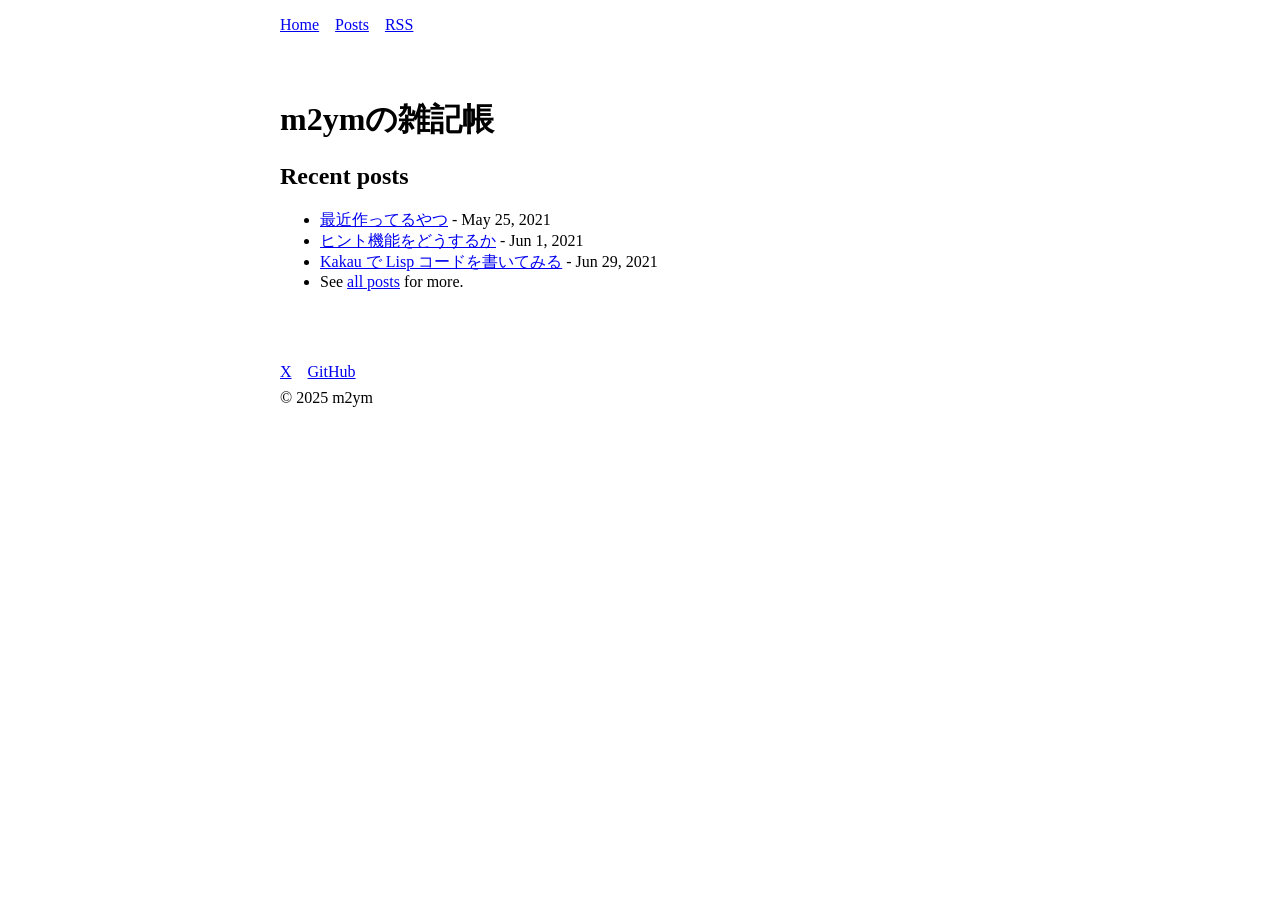
<file: index.html>
<!DOCTYPE html><html lang="ja"> <head><!-- Global Metadata --><meta charset="utf-8"><meta name="viewport" content="width=device-width,initial-scale=1"><meta name="generator" content="Astro v5.1.1"><!-- Canonical URL --><link rel="canonical" href="https://m2ym.github.com/"><!-- Primary Meta Tags --><title>m2ymの雑記帳</title><meta name="title" content="m2ymの雑記帳"><meta name="description" content="m2ym's technical notes about software development"><!-- Open Graph / Facebook --><meta property="og:type" content="website"><meta property="og:url" content="https://m2ym.github.com/"><meta property="og:title" content="m2ymの雑記帳"><meta property="og:description" content="m2ym's technical notes about software development"><!-- Twitter --><meta property="twitter:card" content="summary_large_image"><meta property="twitter:url" content="https://m2ym.github.com/"><meta property="twitter:title" content="m2ymの雑記帳"><meta property="twitter:description" content="m2ym's technical notes about software development"><style>html{font-size:16px;margin:0;padding:0}body{margin:0;padding:0}main{margin:3rem auto;width:720px}#nav>ul{padding:0;list-style:none}#nav li{margin:12px 0}#nav a{color:#666;font-size:large;text-decoration:none}#nav a:hover{color:#000}.sr-only{border:0;padding:0;margin:0;position:absolute!important;height:1px;width:1px;overflow:hidden;clip:rect(1px 1px 1px 1px);clip:rect(1px,1px,1px,1px);clip-path:inset(50%);white-space:nowrap}header[data-astro-cid-3ef6ksr2]{margin:0 auto;padding:1rem 0px;width:720px}nav[data-astro-cid-3ef6ksr2]{display:flex;gap:1rem}footer[data-astro-cid-sz7xmlte]{margin:0 auto;padding:1rem 0px;width:720px}.social-links[data-astro-cid-sz7xmlte]{display:flex;gap:1rem;padding:.5rem 0px}
[data-astro-image]{width:100%;height:auto;object-fit:var(--fit);object-position:var(--pos);aspect-ratio:var(--w) / var(--h)}[data-astro-image=responsive]{max-width:calc(var(--w) * 1px);max-height:calc(var(--h) * 1px)}[data-astro-image=fixed]{width:calc(var(--w) * 1px);height:calc(var(--h) * 1px)}
</style></head> <body> <header data-astro-cid-3ef6ksr2> <nav data-astro-cid-3ef6ksr2> <a href="/" data-astro-cid-3ef6ksr2>Home</a> <a href="/posts" data-astro-cid-3ef6ksr2>Posts</a> <a href="/rss.xml" data-astro-cid-3ef6ksr2>RSS</a> </nav> </header>  <main> <h1>m2ymの雑記帳</h1> <section> <h2>Recent posts</h2> <ul> <li> <a href="/posts/2021-05-25-what-im-working-on-now/">最近作ってるやつ</a>  -  <time datetime="2021-05-25T00:00:00.000Z"> May 25, 2021 </time> </li><li> <a href="/posts/2021-06-01-lattic-hint/">ヒント機能をどうするか</a>  -  <time datetime="2021-06-01T00:00:00.000Z"> Jun 1, 2021 </time> </li><li> <a href="/posts/2021-06-29-writing-lisp-code-in-kakau/">Kakau で Lisp コードを書いてみる</a>  -  <time datetime="2021-06-29T00:00:00.000Z"> Jun 29, 2021 </time> </li> <li>See <a href="/posts/">all posts</a> for more.</li> </ul> </section> </main> <footer data-astro-cid-sz7xmlte> <div class="social-links" data-astro-cid-sz7xmlte> <a href="https://x.com/m2ym" data-astro-cid-sz7xmlte>X</a> <a href="https://github.com/m2ym" data-astro-cid-sz7xmlte>GitHub</a> </div>
&copy; 2025 m2ym
</footer>  </body></html>
</file>
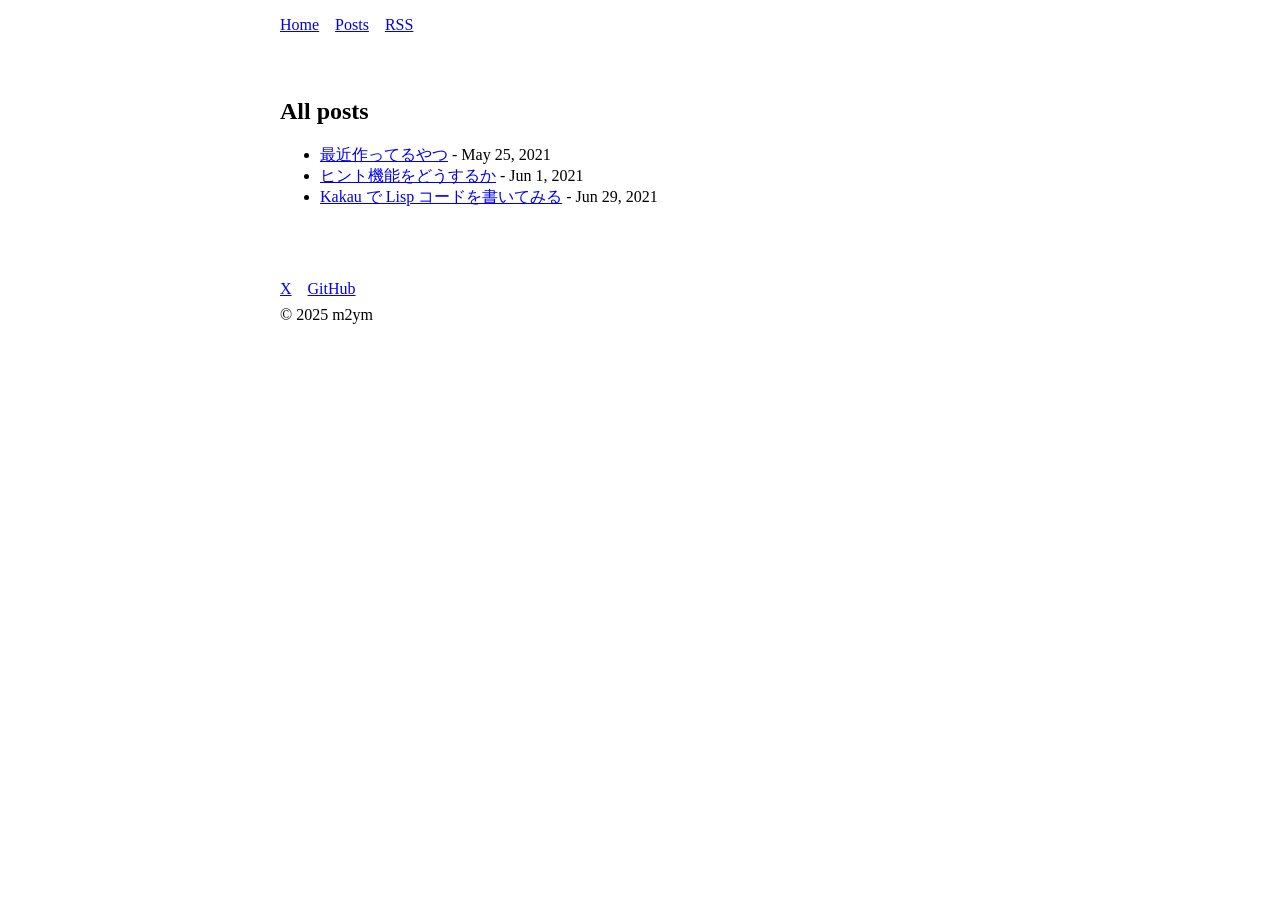
<file: posts/index.html>
<!DOCTYPE html><html lang="ja"> <head><!-- Global Metadata --><meta charset="utf-8"><meta name="viewport" content="width=device-width,initial-scale=1"><meta name="generator" content="Astro v5.1.1"><!-- Canonical URL --><link rel="canonical" href="https://m2ym.github.com/posts/"><!-- Primary Meta Tags --><title>m2ymの雑記帳</title><meta name="title" content="m2ymの雑記帳"><meta name="description" content="m2ym's technical notes about software development"><!-- Open Graph / Facebook --><meta property="og:type" content="website"><meta property="og:url" content="https://m2ym.github.com/posts/"><meta property="og:title" content="m2ymの雑記帳"><meta property="og:description" content="m2ym's technical notes about software development"><!-- Twitter --><meta property="twitter:card" content="summary_large_image"><meta property="twitter:url" content="https://m2ym.github.com/posts/"><meta property="twitter:title" content="m2ymの雑記帳"><meta property="twitter:description" content="m2ym's technical notes about software development"><style>html{font-size:16px;margin:0;padding:0}body{margin:0;padding:0}main{margin:3rem auto;width:720px}#nav>ul{padding:0;list-style:none}#nav li{margin:12px 0}#nav a{color:#666;font-size:large;text-decoration:none}#nav a:hover{color:#000}.sr-only{border:0;padding:0;margin:0;position:absolute!important;height:1px;width:1px;overflow:hidden;clip:rect(1px 1px 1px 1px);clip:rect(1px,1px,1px,1px);clip-path:inset(50%);white-space:nowrap}header[data-astro-cid-3ef6ksr2]{margin:0 auto;padding:1rem 0px;width:720px}nav[data-astro-cid-3ef6ksr2]{display:flex;gap:1rem}footer[data-astro-cid-sz7xmlte]{margin:0 auto;padding:1rem 0px;width:720px}.social-links[data-astro-cid-sz7xmlte]{display:flex;gap:1rem;padding:.5rem 0px}
[data-astro-image]{width:100%;height:auto;object-fit:var(--fit);object-position:var(--pos);aspect-ratio:var(--w) / var(--h)}[data-astro-image=responsive]{max-width:calc(var(--w) * 1px);max-height:calc(var(--h) * 1px)}[data-astro-image=fixed]{width:calc(var(--w) * 1px);height:calc(var(--h) * 1px)}
</style></head> <body> <header data-astro-cid-3ef6ksr2> <nav data-astro-cid-3ef6ksr2> <a href="/" data-astro-cid-3ef6ksr2>Home</a> <a href="/posts" data-astro-cid-3ef6ksr2>Posts</a> <a href="/rss.xml" data-astro-cid-3ef6ksr2>RSS</a> </nav> </header>  <main> <section> <h1>All posts</h1> <ul> <li> <a href="/posts/2021-05-25-what-im-working-on-now/">最近作ってるやつ</a>  -  <time datetime="2021-05-25T00:00:00.000Z"> May 25, 2021 </time> </li><li> <a href="/posts/2021-06-01-lattic-hint/">ヒント機能をどうするか</a>  -  <time datetime="2021-06-01T00:00:00.000Z"> Jun 1, 2021 </time> </li><li> <a href="/posts/2021-06-29-writing-lisp-code-in-kakau/">Kakau で Lisp コードを書いてみる</a>  -  <time datetime="2021-06-29T00:00:00.000Z"> Jun 29, 2021 </time> </li> </ul> </section> </main> <footer data-astro-cid-sz7xmlte> <div class="social-links" data-astro-cid-sz7xmlte> <a href="https://x.com/m2ym" data-astro-cid-sz7xmlte>X</a> <a href="https://github.com/m2ym" data-astro-cid-sz7xmlte>GitHub</a> </div>
&copy; 2025 m2ym
</footer>  </body></html>
</file>
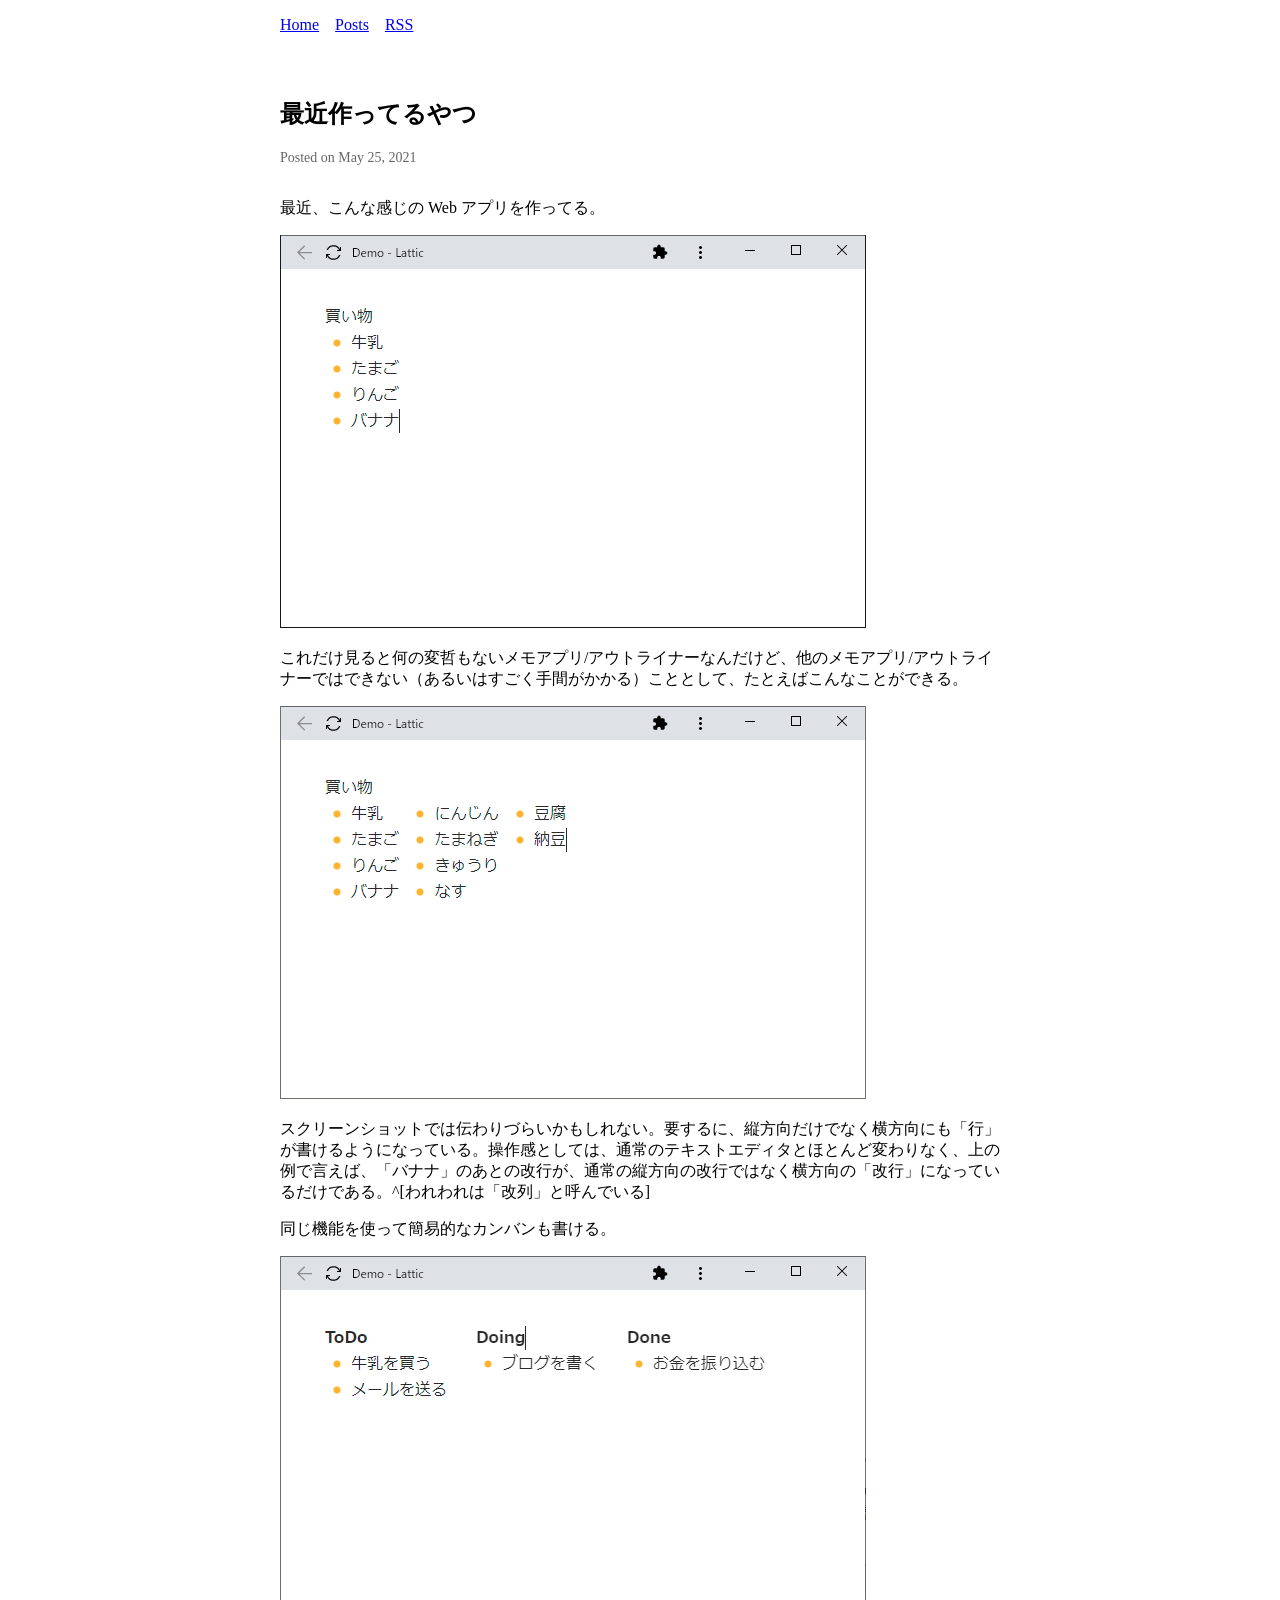
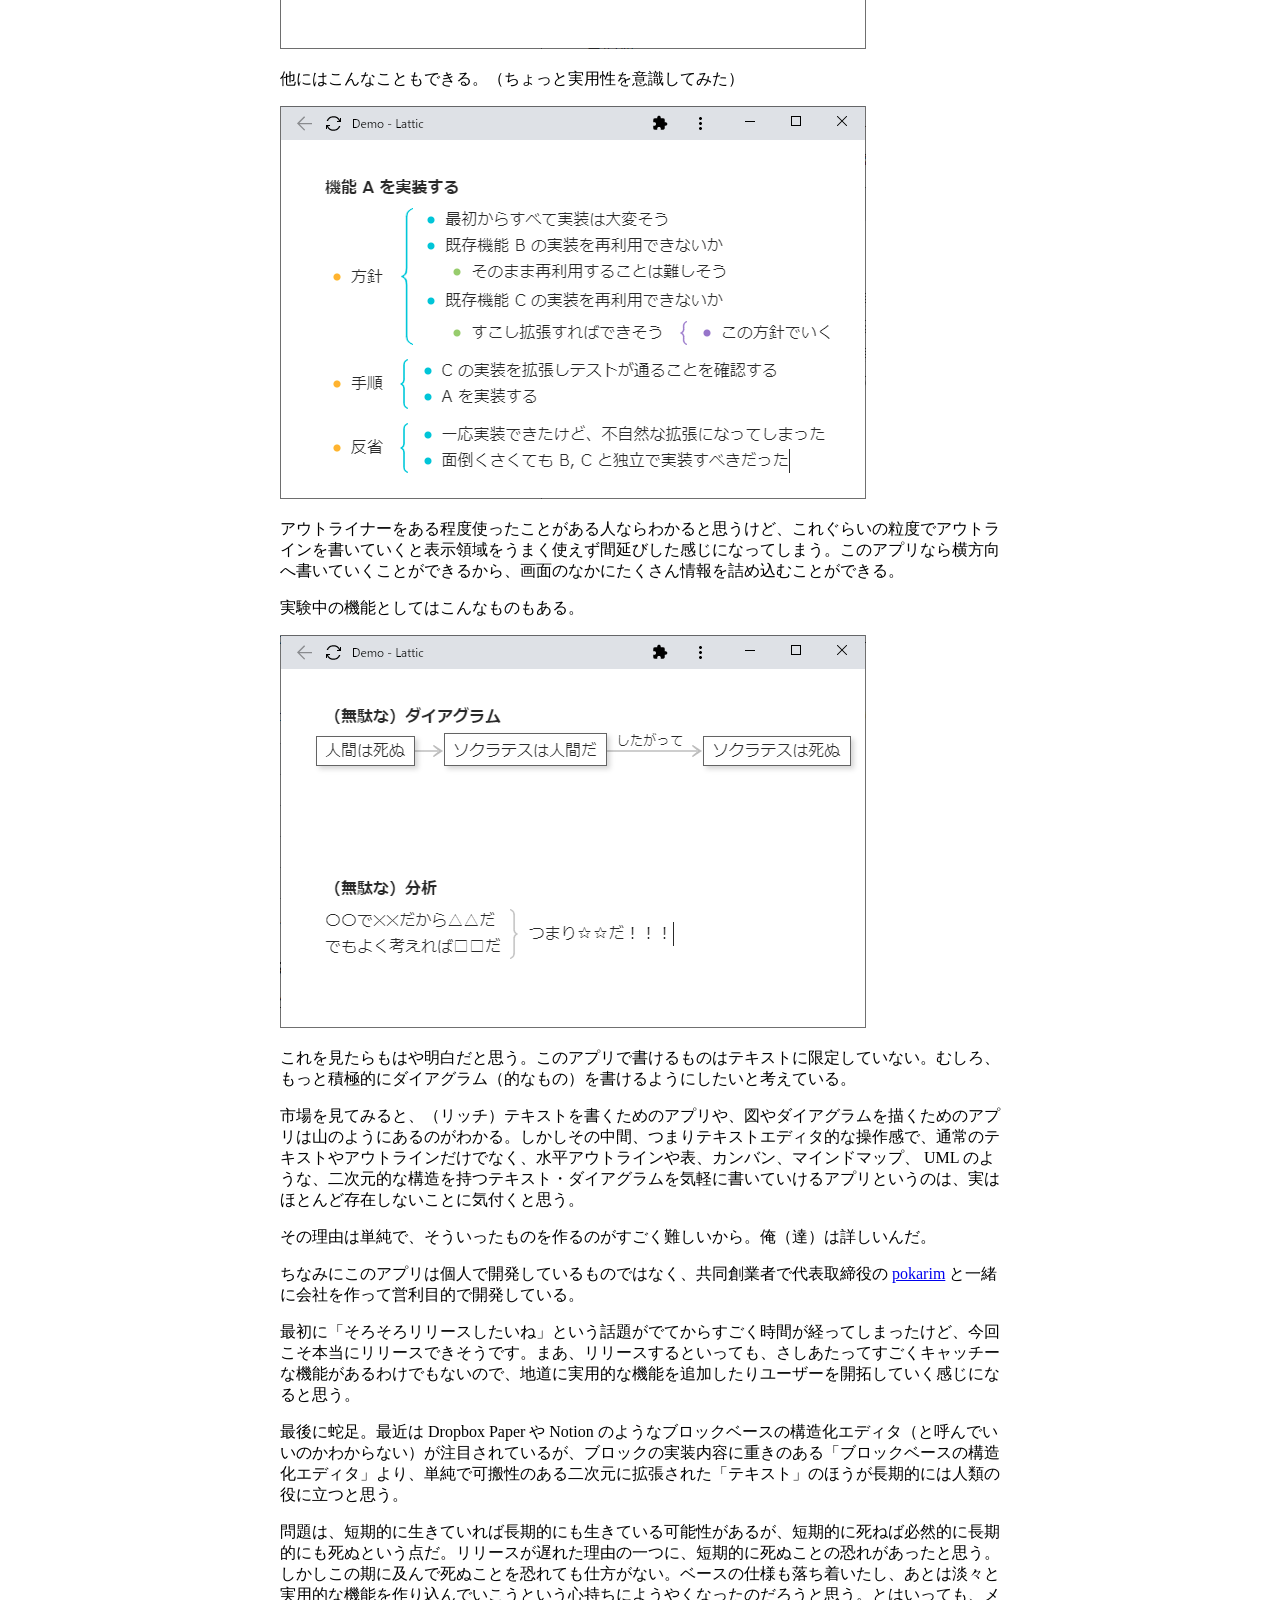
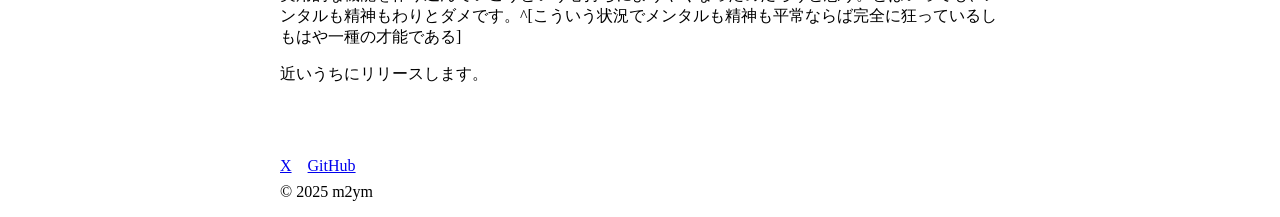
<file: posts/2021-05-25-what-im-working-on-now/index.html>
<!DOCTYPE html><html lang="ja" data-astro-cid-tljqxsdm> <head><!-- Global Metadata --><meta charset="utf-8"><meta name="viewport" content="width=device-width,initial-scale=1"><meta name="generator" content="Astro v5.1.1"><!-- Canonical URL --><link rel="canonical" href="https://m2ym.github.com/posts/2021-05-25-what-im-working-on-now/"><!-- Primary Meta Tags --><title>最近作ってるやつ - m2ymの雑記帳</title><meta name="title" content="最近作ってるやつ - m2ymの雑記帳"><meta name="description"><!-- Open Graph / Facebook --><meta property="og:type" content="website"><meta property="og:url" content="https://m2ym.github.com/posts/2021-05-25-what-im-working-on-now/"><meta property="og:title" content="最近作ってるやつ - m2ymの雑記帳"><!-- Twitter --><meta property="twitter:card" content="summary_large_image"><meta property="twitter:url" content="https://m2ym.github.com/posts/2021-05-25-what-im-working-on-now/"><meta property="twitter:title" content="最近作ってるやつ - m2ymの雑記帳"><style>html{font-size:16px;margin:0;padding:0}body{margin:0;padding:0}main{margin:3rem auto;width:720px}#nav>ul{padding:0;list-style:none}#nav li{margin:12px 0}#nav a{color:#666;font-size:large;text-decoration:none}#nav a:hover{color:#000}.sr-only{border:0;padding:0;margin:0;position:absolute!important;height:1px;width:1px;overflow:hidden;clip:rect(1px 1px 1px 1px);clip:rect(1px,1px,1px,1px);clip-path:inset(50%);white-space:nowrap}header[data-astro-cid-3ef6ksr2]{margin:0 auto;padding:1rem 0px;width:720px}nav[data-astro-cid-3ef6ksr2]{display:flex;gap:1rem}footer[data-astro-cid-sz7xmlte]{margin:0 auto;padding:1rem 0px;width:720px}.social-links[data-astro-cid-sz7xmlte]{display:flex;gap:1rem;padding:.5rem 0px}
.pub-date[data-astro-cid-tljqxsdm]{font-size:14px;color:#666;margin-bottom:2rem}
[data-astro-image]{width:100%;height:auto;object-fit:var(--fit);object-position:var(--pos);aspect-ratio:var(--w) / var(--h)}[data-astro-image=responsive]{max-width:calc(var(--w) * 1px);max-height:calc(var(--h) * 1px)}[data-astro-image=fixed]{width:calc(var(--w) * 1px);height:calc(var(--h) * 1px)}
</style></head> <body data-astro-cid-tljqxsdm> <header data-astro-cid-3ef6ksr2> <nav data-astro-cid-3ef6ksr2> <a href="/" data-astro-cid-3ef6ksr2>Home</a> <a href="/posts" data-astro-cid-3ef6ksr2>Posts</a> <a href="/rss.xml" data-astro-cid-3ef6ksr2>RSS</a> </nav> </header>  <main data-astro-cid-tljqxsdm> <article data-astro-cid-tljqxsdm> <h1 data-astro-cid-tljqxsdm>最近作ってるやつ</h1> <div class="pub-date" data-astro-cid-tljqxsdm>Posted on <time datetime="2021-05-25T00:00:00.000Z"> May 25, 2021 </time></div> <p>最近、こんな感じの Web アプリを作ってる。</p>
<p><img src="/images/2021-05-25-01.png" alt=""></p>
<p>これだけ見ると何の変哲もないメモアプリ/アウトライナーなんだけど、他のメモアプリ/アウトライナーではできない（あるいはすごく手間がかかる）こととして、たとえばこんなことができる。</p>
<p><img src="/images/2021-05-25-02.png" alt=""></p>
<p>スクリーンショットでは伝わりづらいかもしれない。要するに、縦方向だけでなく横方向にも「行」が書けるようになっている。操作感としては、通常のテキストエディタとほとんど変わりなく、上の例で言えば、「バナナ」のあとの改行が、通常の縦方向の改行ではなく横方向の「改行」になっているだけである。^[われわれは「改列」と呼んでいる]</p>
<p>同じ機能を使って簡易的なカンバンも書ける。</p>
<p><img src="/images/2021-05-25-03.png" alt=""></p>
<p>他にはこんなこともできる。（ちょっと実用性を意識してみた）</p>
<p><img src="/images/2021-05-25-04.png" alt=""></p>
<p>アウトライナーをある程度使ったことがある人ならわかると思うけど、これぐらいの粒度でアウトラインを書いていくと表示領域をうまく使えず間延びした感じになってしまう。このアプリなら横方向へ書いていくことができるから、画面のなかにたくさん情報を詰め込むことができる。</p>
<p>実験中の機能としてはこんなものもある。</p>
<p><img src="/images/2021-05-25-05.png" alt=""></p>
<p>これを見たらもはや明白だと思う。このアプリで書けるものはテキストに限定していない。むしろ、もっと積極的にダイアグラム（的なもの）を書けるようにしたいと考えている。</p>
<p>市場を見てみると、（リッチ）テキストを書くためのアプリや、図やダイアグラムを描くためのアプリは山のようにあるのがわかる。しかしその中間、つまりテキストエディタ的な操作感で、通常のテキストやアウトラインだけでなく、水平アウトラインや表、カンバン、マインドマップ、 UML のような、二次元的な構造を持つテキスト・ダイアグラムを気軽に書いていけるアプリというのは、実はほとんど存在しないことに気付くと思う。</p>
<p>その理由は単純で、そういったものを作るのがすごく難しいから。俺（達）は詳しいんだ。</p>
<p>ちなみにこのアプリは個人で開発しているものではなく、共同創業者で代表取締役の <a href="https://twitter.com/pokarim">pokarim</a> と一緒に会社を作って営利目的で開発している。</p>
<p>最初に「そろそろリリースしたいね」という話題がでてからすごく時間が経ってしまったけど、今回こそ本当にリリースできそうです。まあ、リリースするといっても、さしあたってすごくキャッチーな機能があるわけでもないので、地道に実用的な機能を追加したりユーザーを開拓していく感じになると思う。</p>
<p>最後に蛇足。最近は Dropbox Paper や Notion のようなブロックベースの構造化エディタ（と呼んでいいのかわからない）が注目されているが、ブロックの実装内容に重きのある「ブロックベースの構造化エディタ」より、単純で可搬性のある二次元に拡張された「テキスト」のほうが長期的には人類の役に立つと思う。</p>
<p>問題は、短期的に生きていれば長期的にも生きている可能性があるが、短期的に死ねば必然的に長期的にも死ぬという点だ。リリースが遅れた理由の一つに、短期的に死ぬことの恐れがあったと思う。しかしこの期に及んで死ぬことを恐れても仕方がない。ベースの仕様も落ち着いたし、あとは淡々と実用的な機能を作り込んでいこうという心持ちにようやくなったのだろうと思う。とはいっても、メンタルも精神もわりとダメです。^[こういう状況でメンタルも精神も平常ならば完全に狂っているしもはや一種の才能である]</p>
<p>近いうちにリリースします。</p> </article> </main> <footer data-astro-cid-sz7xmlte> <div class="social-links" data-astro-cid-sz7xmlte> <a href="https://x.com/m2ym" data-astro-cid-sz7xmlte>X</a> <a href="https://github.com/m2ym" data-astro-cid-sz7xmlte>GitHub</a> </div>
&copy; 2025 m2ym
</footer>  </body></html>
</file>
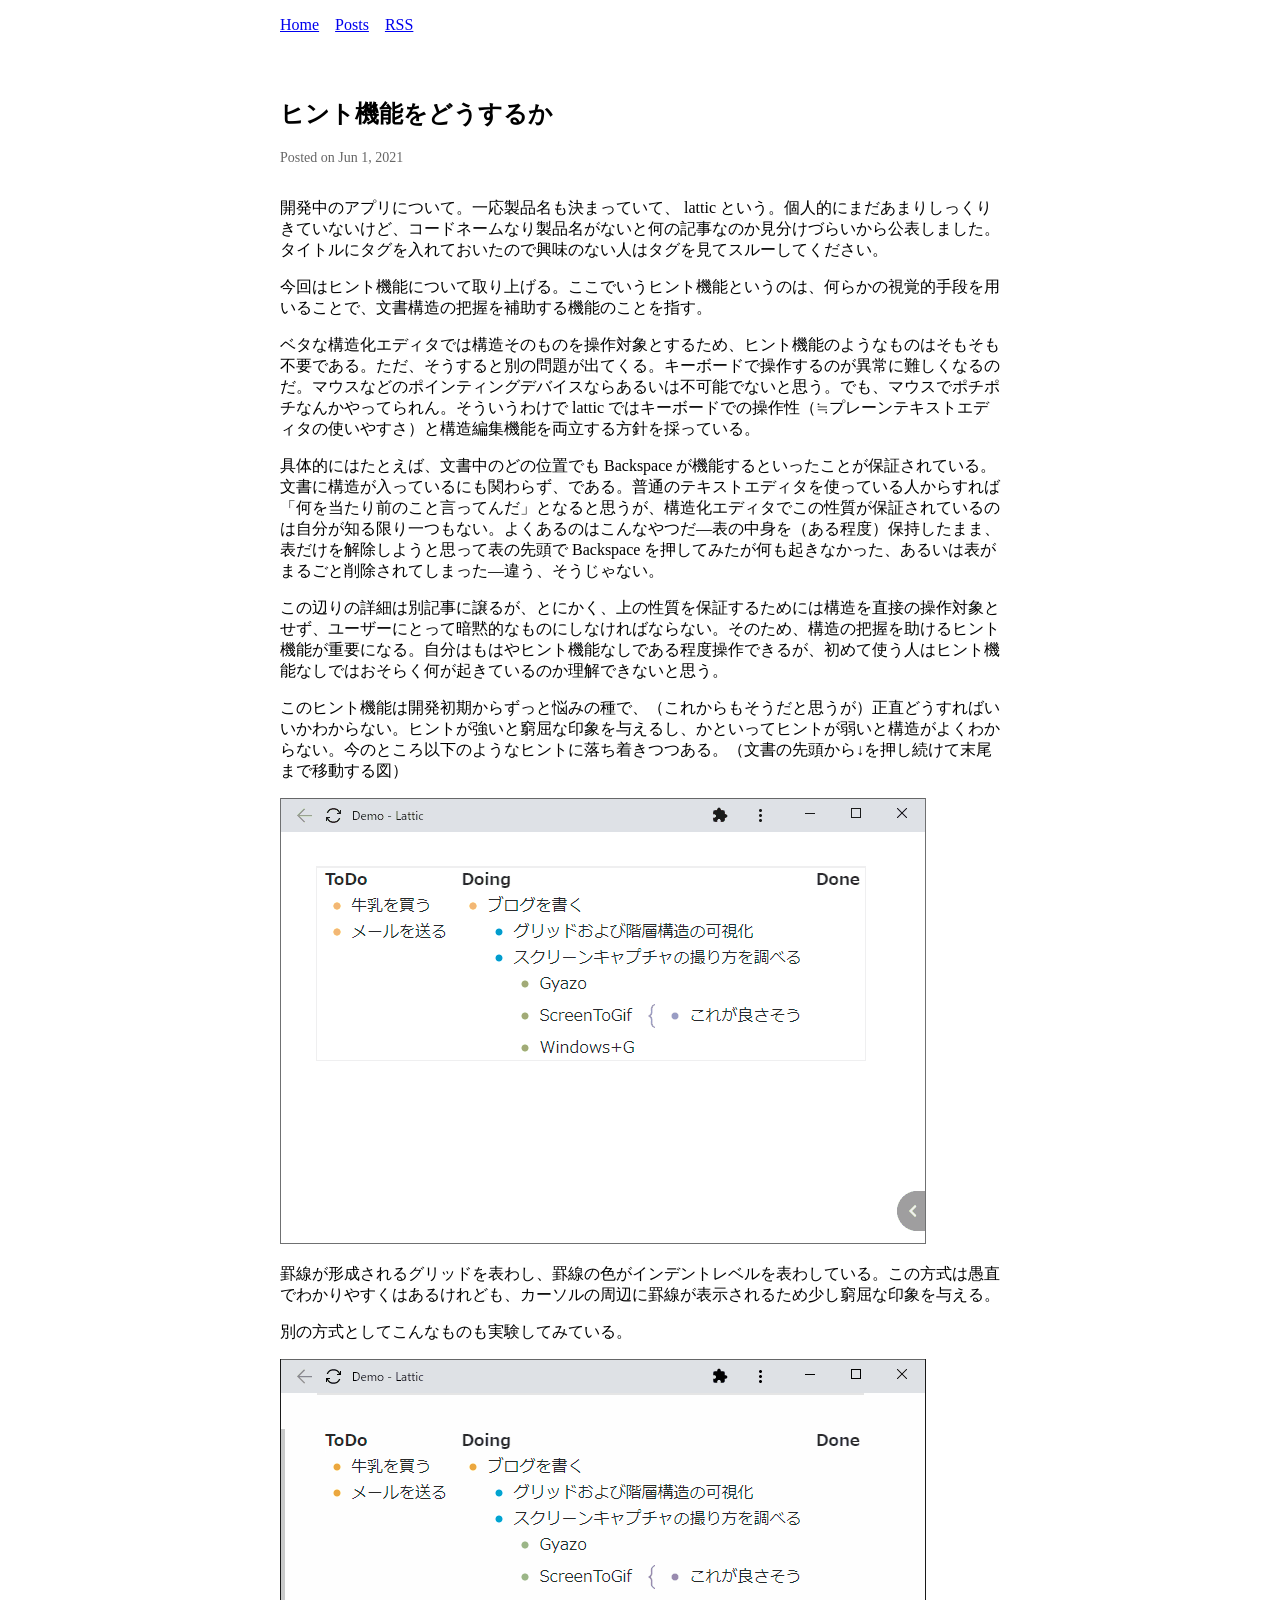
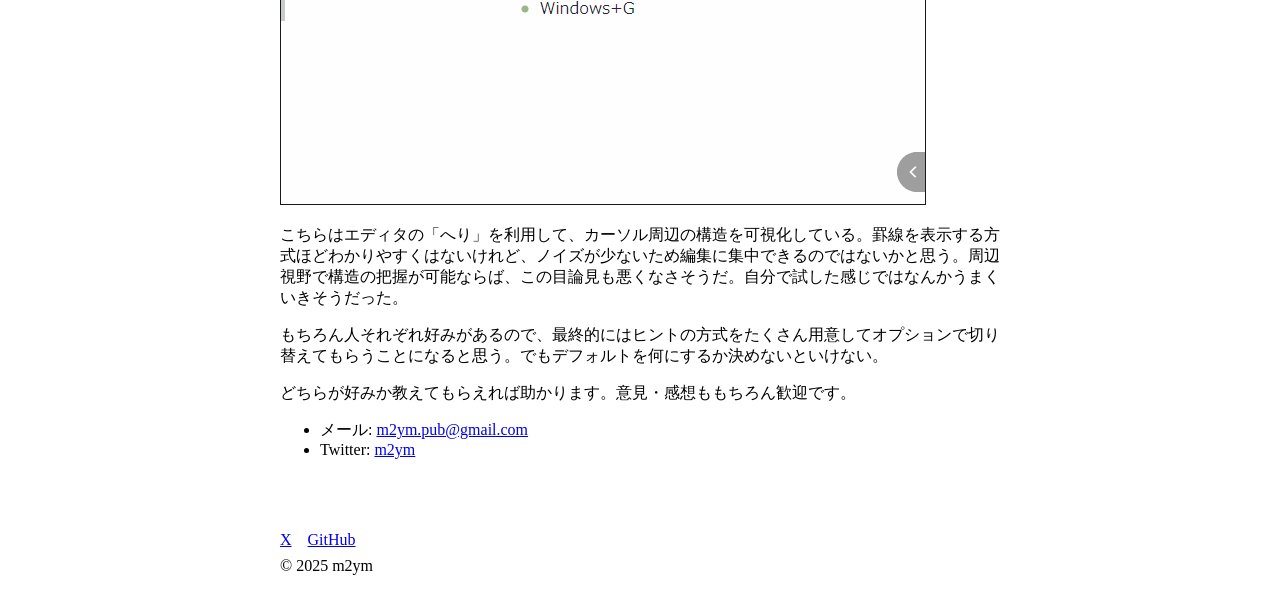
<file: posts/2021-06-01-lattic-hint/index.html>
<!DOCTYPE html><html lang="ja" data-astro-cid-tljqxsdm> <head><!-- Global Metadata --><meta charset="utf-8"><meta name="viewport" content="width=device-width,initial-scale=1"><meta name="generator" content="Astro v5.1.1"><!-- Canonical URL --><link rel="canonical" href="https://m2ym.github.com/posts/2021-06-01-lattic-hint/"><!-- Primary Meta Tags --><title>ヒント機能をどうするか - m2ymの雑記帳</title><meta name="title" content="ヒント機能をどうするか - m2ymの雑記帳"><meta name="description"><!-- Open Graph / Facebook --><meta property="og:type" content="website"><meta property="og:url" content="https://m2ym.github.com/posts/2021-06-01-lattic-hint/"><meta property="og:title" content="ヒント機能をどうするか - m2ymの雑記帳"><!-- Twitter --><meta property="twitter:card" content="summary_large_image"><meta property="twitter:url" content="https://m2ym.github.com/posts/2021-06-01-lattic-hint/"><meta property="twitter:title" content="ヒント機能をどうするか - m2ymの雑記帳"><style>html{font-size:16px;margin:0;padding:0}body{margin:0;padding:0}main{margin:3rem auto;width:720px}#nav>ul{padding:0;list-style:none}#nav li{margin:12px 0}#nav a{color:#666;font-size:large;text-decoration:none}#nav a:hover{color:#000}.sr-only{border:0;padding:0;margin:0;position:absolute!important;height:1px;width:1px;overflow:hidden;clip:rect(1px 1px 1px 1px);clip:rect(1px,1px,1px,1px);clip-path:inset(50%);white-space:nowrap}header[data-astro-cid-3ef6ksr2]{margin:0 auto;padding:1rem 0px;width:720px}nav[data-astro-cid-3ef6ksr2]{display:flex;gap:1rem}footer[data-astro-cid-sz7xmlte]{margin:0 auto;padding:1rem 0px;width:720px}.social-links[data-astro-cid-sz7xmlte]{display:flex;gap:1rem;padding:.5rem 0px}
.pub-date[data-astro-cid-tljqxsdm]{font-size:14px;color:#666;margin-bottom:2rem}
[data-astro-image]{width:100%;height:auto;object-fit:var(--fit);object-position:var(--pos);aspect-ratio:var(--w) / var(--h)}[data-astro-image=responsive]{max-width:calc(var(--w) * 1px);max-height:calc(var(--h) * 1px)}[data-astro-image=fixed]{width:calc(var(--w) * 1px);height:calc(var(--h) * 1px)}
</style></head> <body data-astro-cid-tljqxsdm> <header data-astro-cid-3ef6ksr2> <nav data-astro-cid-3ef6ksr2> <a href="/" data-astro-cid-3ef6ksr2>Home</a> <a href="/posts" data-astro-cid-3ef6ksr2>Posts</a> <a href="/rss.xml" data-astro-cid-3ef6ksr2>RSS</a> </nav> </header>  <main data-astro-cid-tljqxsdm> <article data-astro-cid-tljqxsdm> <h1 data-astro-cid-tljqxsdm>ヒント機能をどうするか</h1> <div class="pub-date" data-astro-cid-tljqxsdm>Posted on <time datetime="2021-06-01T00:00:00.000Z"> Jun 1, 2021 </time></div> <p>開発中のアプリについて。一応製品名も決まっていて、 lattic という。個人的にまだあまりしっくりきていないけど、コードネームなり製品名がないと何の記事なのか見分けづらいから公表しました。タイトルにタグを入れておいたので興味のない人はタグを見てスルーしてください。</p>
<p>今回はヒント機能について取り上げる。ここでいうヒント機能というのは、何らかの視覚的手段を用いることで、文書構造の把握を補助する機能のことを指す。</p>
<p>ベタな構造化エディタでは構造そのものを操作対象とするため、ヒント機能のようなものはそもそも不要である。ただ、そうすると別の問題が出てくる。キーボードで操作するのが異常に難しくなるのだ。マウスなどのポインティングデバイスならあるいは不可能でないと思う。でも、マウスでポチポチなんかやってられん。そういうわけで lattic ではキーボードでの操作性（≒プレーンテキストエディタの使いやすさ）と構造編集機能を両立する方針を採っている。</p>
<p>具体的にはたとえば、文書中のどの位置でも Backspace が機能するといったことが保証されている。文書に構造が入っているにも関わらず、である。普通のテキストエディタを使っている人からすれば「何を当たり前のこと言ってんだ」となると思うが、構造化エディタでこの性質が保証されているのは自分が知る限り一つもない。よくあるのはこんなやつだ―表の中身を（ある程度）保持したまま、表だけを解除しようと思って表の先頭で Backspace を押してみたが何も起きなかった、あるいは表がまるごと削除されてしまった―違う、そうじゃない。</p>
<p>この辺りの詳細は別記事に譲るが、とにかく、上の性質を保証するためには構造を直接の操作対象とせず、ユーザーにとって暗黙的なものにしなければならない。そのため、構造の把握を助けるヒント機能が重要になる。自分はもはやヒント機能なしである程度操作できるが、初めて使う人はヒント機能なしではおそらく何が起きているのか理解できないと思う。</p>
<p>このヒント機能は開発初期からずっと悩みの種で、（これからもそうだと思うが）正直どうすればいいかわからない。ヒントが強いと窮屈な印象を与えるし、かといってヒントが弱いと構造がよくわからない。今のところ以下のようなヒントに落ち着きつつある。（文書の先頭から↓を押し続けて末尾まで移動する図）</p>
<p><img src="/images/2021-06-01-01.gif" alt=""></p>
<p>罫線が形成されるグリッドを表わし、罫線の色がインデントレベルを表わしている。この方式は愚直でわかりやすくはあるけれども、カーソルの周辺に罫線が表示されるため少し窮屈な印象を与える。</p>
<p>別の方式としてこんなものも実験してみている。</p>
<p><img src="/images/2021-06-01-02.gif" alt=""></p>
<p>こちらはエディタの「へり」を利用して、カーソル周辺の構造を可視化している。罫線を表示する方式ほどわかりやすくはないけれど、ノイズが少ないため編集に集中できるのではないかと思う。周辺視野で構造の把握が可能ならば、この目論見も悪くなさそうだ。自分で試した感じではなんかうまくいきそうだった。</p>
<p>もちろん人それぞれ好みがあるので、最終的にはヒントの方式をたくさん用意してオプションで切り替えてもらうことになると思う。でもデフォルトを何にするか決めないといけない。</p>
<p>どちらが好みか教えてもらえれば助かります。意見・感想ももちろん歓迎です。</p>
<ul>
<li>メール: <a href="mailto:m2ym.pub@gmail.com">m2ym.pub@gmail.com</a></li>
<li>Twitter: <a href="https://twitter.com/m2ym">m2ym</a></li>
</ul> </article> </main> <footer data-astro-cid-sz7xmlte> <div class="social-links" data-astro-cid-sz7xmlte> <a href="https://x.com/m2ym" data-astro-cid-sz7xmlte>X</a> <a href="https://github.com/m2ym" data-astro-cid-sz7xmlte>GitHub</a> </div>
&copy; 2025 m2ym
</footer>  </body></html>
</file>
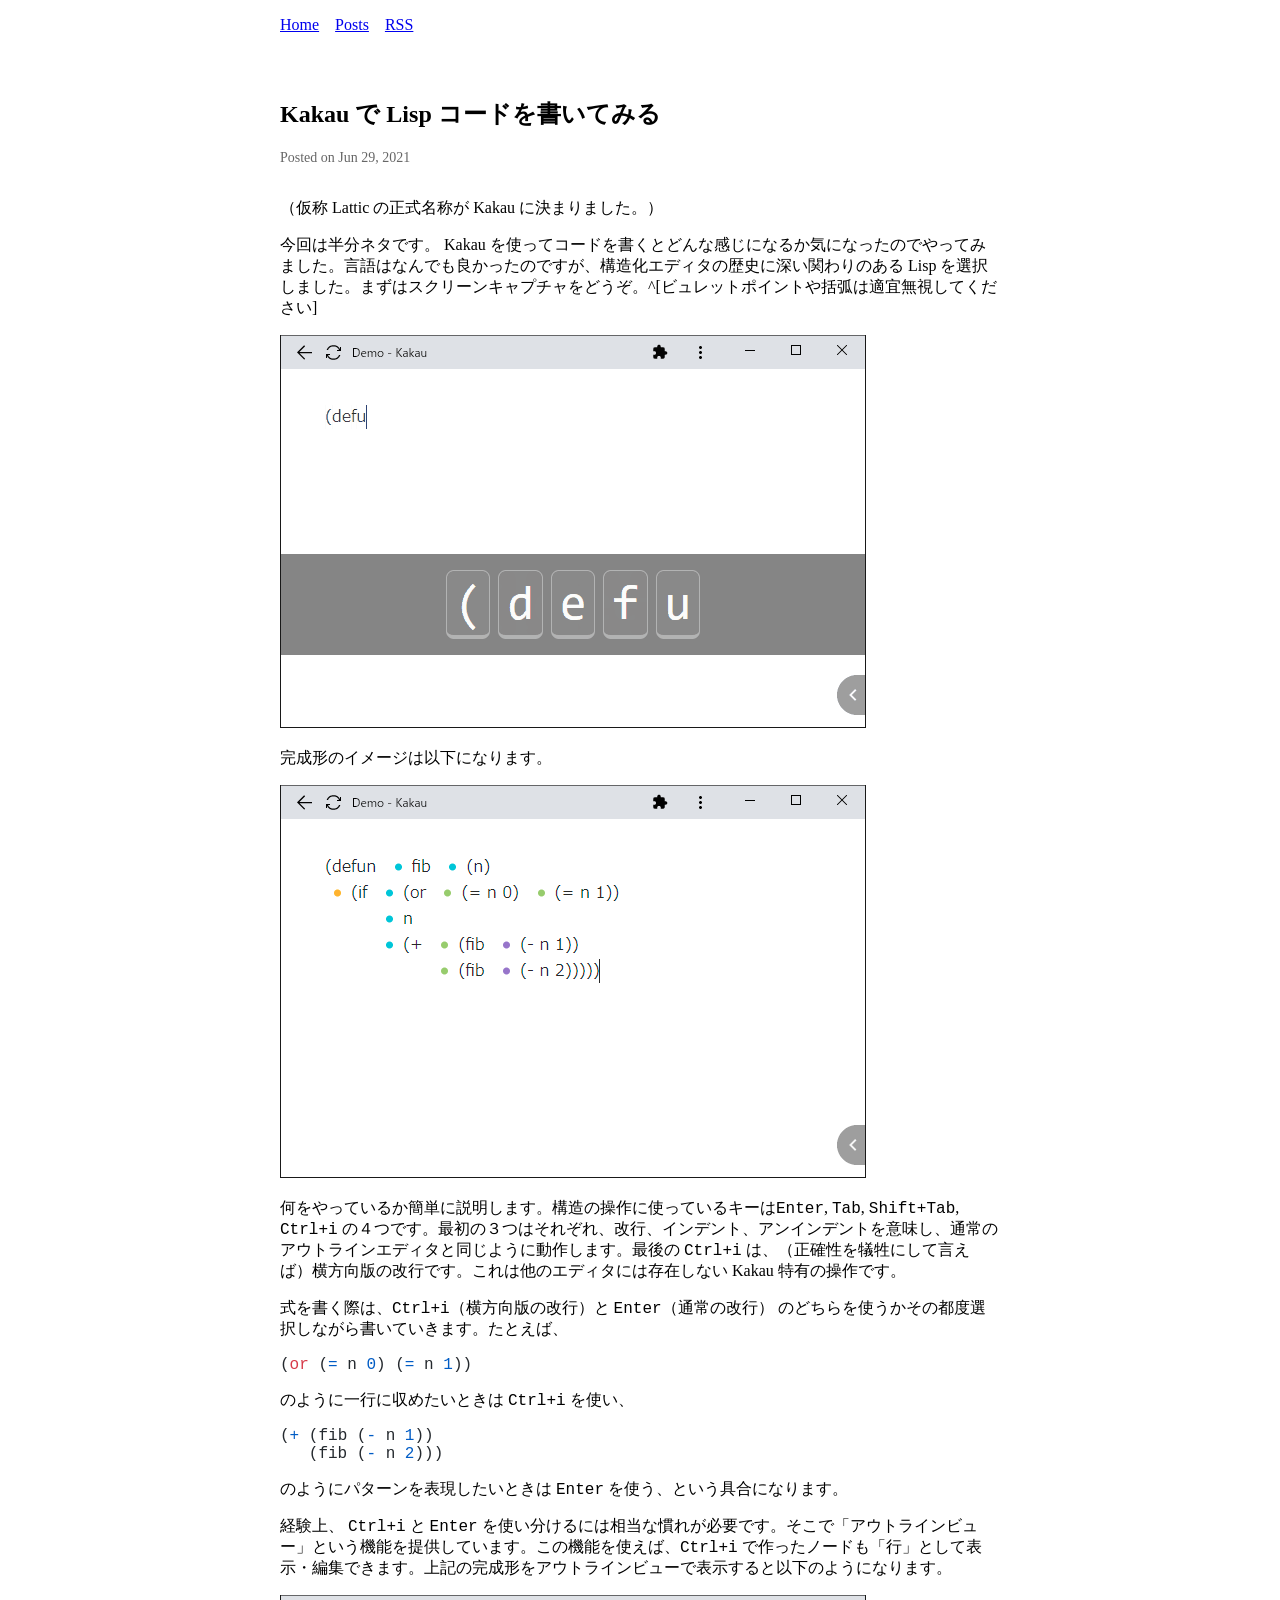
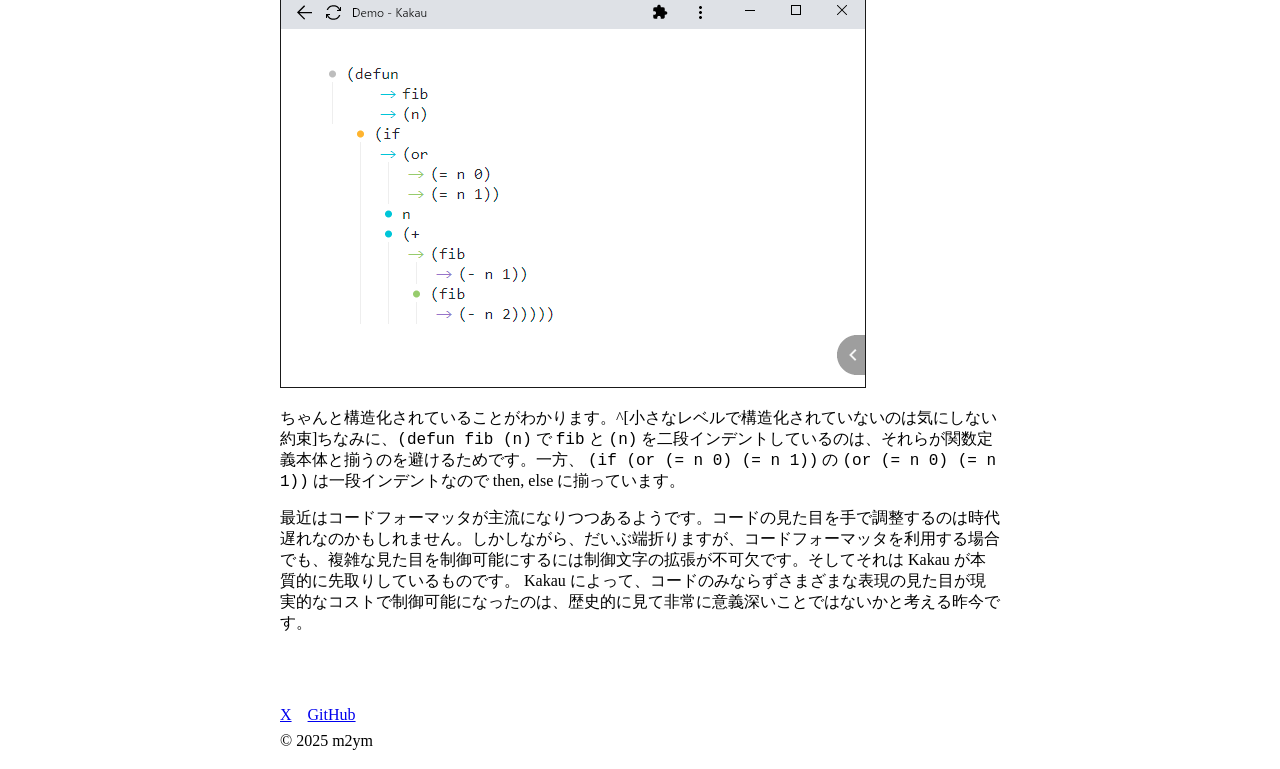
<file: posts/2021-06-29-writing-lisp-code-in-kakau/index.html>
<!DOCTYPE html><html lang="ja" data-astro-cid-tljqxsdm> <head><!-- Global Metadata --><meta charset="utf-8"><meta name="viewport" content="width=device-width,initial-scale=1"><meta name="generator" content="Astro v5.1.1"><!-- Canonical URL --><link rel="canonical" href="https://m2ym.github.com/posts/2021-06-29-writing-lisp-code-in-kakau/"><!-- Primary Meta Tags --><title>Kakau で Lisp コードを書いてみる - m2ymの雑記帳</title><meta name="title" content="Kakau で Lisp コードを書いてみる - m2ymの雑記帳"><meta name="description"><!-- Open Graph / Facebook --><meta property="og:type" content="website"><meta property="og:url" content="https://m2ym.github.com/posts/2021-06-29-writing-lisp-code-in-kakau/"><meta property="og:title" content="Kakau で Lisp コードを書いてみる - m2ymの雑記帳"><!-- Twitter --><meta property="twitter:card" content="summary_large_image"><meta property="twitter:url" content="https://m2ym.github.com/posts/2021-06-29-writing-lisp-code-in-kakau/"><meta property="twitter:title" content="Kakau で Lisp コードを書いてみる - m2ymの雑記帳"><style>html{font-size:16px;margin:0;padding:0}body{margin:0;padding:0}main{margin:3rem auto;width:720px}#nav>ul{padding:0;list-style:none}#nav li{margin:12px 0}#nav a{color:#666;font-size:large;text-decoration:none}#nav a:hover{color:#000}.sr-only{border:0;padding:0;margin:0;position:absolute!important;height:1px;width:1px;overflow:hidden;clip:rect(1px 1px 1px 1px);clip:rect(1px,1px,1px,1px);clip-path:inset(50%);white-space:nowrap}header[data-astro-cid-3ef6ksr2]{margin:0 auto;padding:1rem 0px;width:720px}nav[data-astro-cid-3ef6ksr2]{display:flex;gap:1rem}footer[data-astro-cid-sz7xmlte]{margin:0 auto;padding:1rem 0px;width:720px}.social-links[data-astro-cid-sz7xmlte]{display:flex;gap:1rem;padding:.5rem 0px}
.pub-date[data-astro-cid-tljqxsdm]{font-size:14px;color:#666;margin-bottom:2rem}
[data-astro-image]{width:100%;height:auto;object-fit:var(--fit);object-position:var(--pos);aspect-ratio:var(--w) / var(--h)}[data-astro-image=responsive]{max-width:calc(var(--w) * 1px);max-height:calc(var(--h) * 1px)}[data-astro-image=fixed]{width:calc(var(--w) * 1px);height:calc(var(--h) * 1px)}
</style></head> <body data-astro-cid-tljqxsdm> <header data-astro-cid-3ef6ksr2> <nav data-astro-cid-3ef6ksr2> <a href="/" data-astro-cid-3ef6ksr2>Home</a> <a href="/posts" data-astro-cid-3ef6ksr2>Posts</a> <a href="/rss.xml" data-astro-cid-3ef6ksr2>RSS</a> </nav> </header>  <main data-astro-cid-tljqxsdm> <article data-astro-cid-tljqxsdm> <h1 data-astro-cid-tljqxsdm>Kakau で Lisp コードを書いてみる</h1> <div class="pub-date" data-astro-cid-tljqxsdm>Posted on <time datetime="2021-06-29T00:00:00.000Z"> Jun 29, 2021 </time></div> <p>（仮称 Lattic の正式名称が Kakau に決まりました。）</p>
<p>今回は半分ネタです。 Kakau を使ってコードを書くとどんな感じになるか気になったのでやってみました。言語はなんでも良かったのですが、構造化エディタの歴史に深い関わりのある Lisp を選択しました。まずはスクリーンキャプチャをどうぞ。^[ビュレットポイントや括弧は適宜無視してください]</p>
<p><img src="/images/2021-06-29-01.gif" alt=""></p>
<p>完成形のイメージは以下になります。</p>
<p><img src="/images/2021-06-29-02.png" alt=""></p>
<p>何をやっているか簡単に説明します。構造の操作に使っているキーは<code>Enter</code>, <code>Tab</code>, <code>Shift+Tab</code>, <code>Ctrl+i</code> の４つです。最初の３つはそれぞれ、改行、インデント、アンインデントを意味し、通常のアウトラインエディタと同じように動作します。最後の <code>Ctrl+i</code> は、（正確性を犠牲にして言えば）横方向版の改行です。これは他のエディタには存在しない Kakau 特有の操作です。</p>
<p>式を書く際は、<code>Ctrl+i</code>（横方向版の改行）と <code>Enter</code>（通常の改行） のどちらを使うかその都度選択しながら書いていきます。たとえば、</p>
<pre class="astro-code github-light" style="background-color:#fff;color:#24292e; overflow-x: auto;" tabindex="0" data-language="lisp"><code><span class="line"><span style="color:#24292E">(</span><span style="color:#D73A49">or</span><span style="color:#24292E"> (</span><span style="color:#005CC5">=</span><span style="color:#24292E"> n </span><span style="color:#005CC5">0</span><span style="color:#24292E">) (</span><span style="color:#005CC5">=</span><span style="color:#24292E"> n </span><span style="color:#005CC5">1</span><span style="color:#24292E">))</span></span></code></pre>
<p>のように一行に収めたいときは <code>Ctrl+i</code> を使い、</p>
<pre class="astro-code github-light" style="background-color:#fff;color:#24292e; overflow-x: auto;" tabindex="0" data-language="lisp"><code><span class="line"><span style="color:#24292E">(</span><span style="color:#005CC5">+</span><span style="color:#24292E"> (fib (</span><span style="color:#005CC5">-</span><span style="color:#24292E"> n </span><span style="color:#005CC5">1</span><span style="color:#24292E">))</span></span>
<span class="line"><span style="color:#24292E">   (fib (</span><span style="color:#005CC5">-</span><span style="color:#24292E"> n </span><span style="color:#005CC5">2</span><span style="color:#24292E">)))</span></span></code></pre>
<p>のようにパターンを表現したいときは <code>Enter</code> を使う、という具合になります。</p>
<p>経験上、 <code>Ctrl+i</code> と <code>Enter</code> を使い分けるには相当な慣れが必要です。そこで「アウトラインビュー」という機能を提供しています。この機能を使えば、<code>Ctrl+i</code> で作ったノードも「行」として表示・編集できます。上記の完成形をアウトラインビューで表示すると以下のようになります。</p>
<p><img src="/images/2021-06-29-03.png" alt=""></p>
<p>ちゃんと構造化されていることがわかります。^[小さなレベルで構造化されていないのは気にしない約束]ちなみに、<code>(defun fib (n)</code> で <code>fib</code> と <code>(n)</code> を二段インデントしているのは、それらが関数定義本体と揃うのを避けるためです。一方、 <code>(if (or (= n 0) (= n 1))</code> の <code>(or (= n 0) (= n 1))</code> は一段インデントなので then, else に揃っています。</p>
<p>最近はコードフォーマッタが主流になりつつあるようです。コードの見た目を手で調整するのは時代遅れなのかもしれません。しかしながら、だいぶ端折りますが、コードフォーマッタを利用する場合でも、複雑な見た目を制御可能にするには制御文字の拡張が不可欠です。そしてそれは Kakau が本質的に先取りしているものです。 Kakau によって、コードのみならずさまざまな表現の見た目が現実的なコストで制御可能になったのは、歴史的に見て非常に意義深いことではないかと考える昨今です。</p> </article> </main> <footer data-astro-cid-sz7xmlte> <div class="social-links" data-astro-cid-sz7xmlte> <a href="https://x.com/m2ym" data-astro-cid-sz7xmlte>X</a> <a href="https://github.com/m2ym" data-astro-cid-sz7xmlte>GitHub</a> </div>
&copy; 2025 m2ym
</footer>  </body></html>
</file>
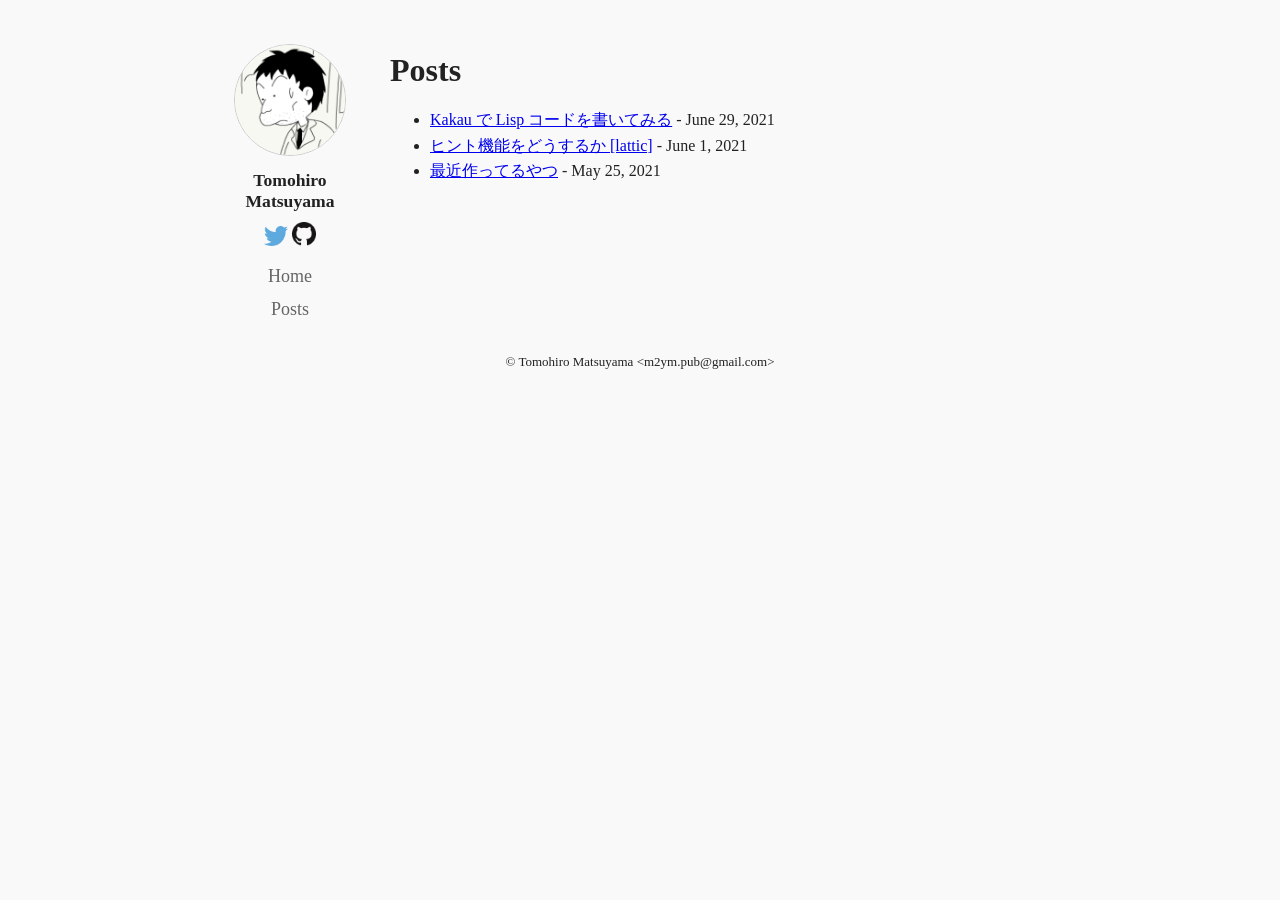
<file: posts.html>
<!DOCTYPE html>
<html>
  <head>
    <meta http-equiv="Content-Type" content="text/html; charset=UTF-8" />
    <title>Posts - m2ymの雑記帳</title>
    <link rel="stylesheet" type="text/css" href="./css/default.css" />
    <link rel="alternate" type="application/rss+xml" href="http://cx4a.org/rss.xml" title="m2ymの雑記帳">
  </head>
  <body>
    <div id="main">
      <div id="header">
        <div id="profile">
          <!--<div id="logo"><a href="/">m2ymの雑記帳</a></div>-->
          <img class="profile-icon" src="./images/profile.png" class="profile-icon" />
          <div class="profile-name">Tomohiro Matsuyama</div>
          <div class="profile-links">
            <a href="https://twitter.com/m2ym"><img src="./images/twitter-logo.png" width="24" height="20"" /></a>
            <a href="https://github.com/m2ym"><img src="./images/github-logo.png" width="24" height="24" /></a>
          </div>
        </div>
        <div id="nav">
          <ul>
            <li><a href="./">Home</a></li>
            <li><a href="./posts.html">Posts</a></li>
          </ul>
        </div>
      </div>
      <div id="content">
        <h1>Posts</h1>
        <ul>
  
  <li>
    <a href="./posts/2021-06-29-writing-lisp-code-in-kakau.html">Kakau で Lisp コードを書いてみる</a> - June 29, 2021
  </li>
  
  <li>
    <a href="./posts/2021-06-01-lattic-hint.html">ヒント機能をどうするか [lattic]</a> - June  1, 2021
  </li>
  
  <li>
    <a href="./posts/2021-05-25-what-im-working-on-now.html">最近作ってるやつ</a> - May 25, 2021
  </li>
  
</ul>


      </div>
      <div id="footer">
        &copy; Tomohiro Matsuyama &lt;m2ym.pub@gmail.com&gt;
      </div>
    </div>
  </body>
</html>
</file>
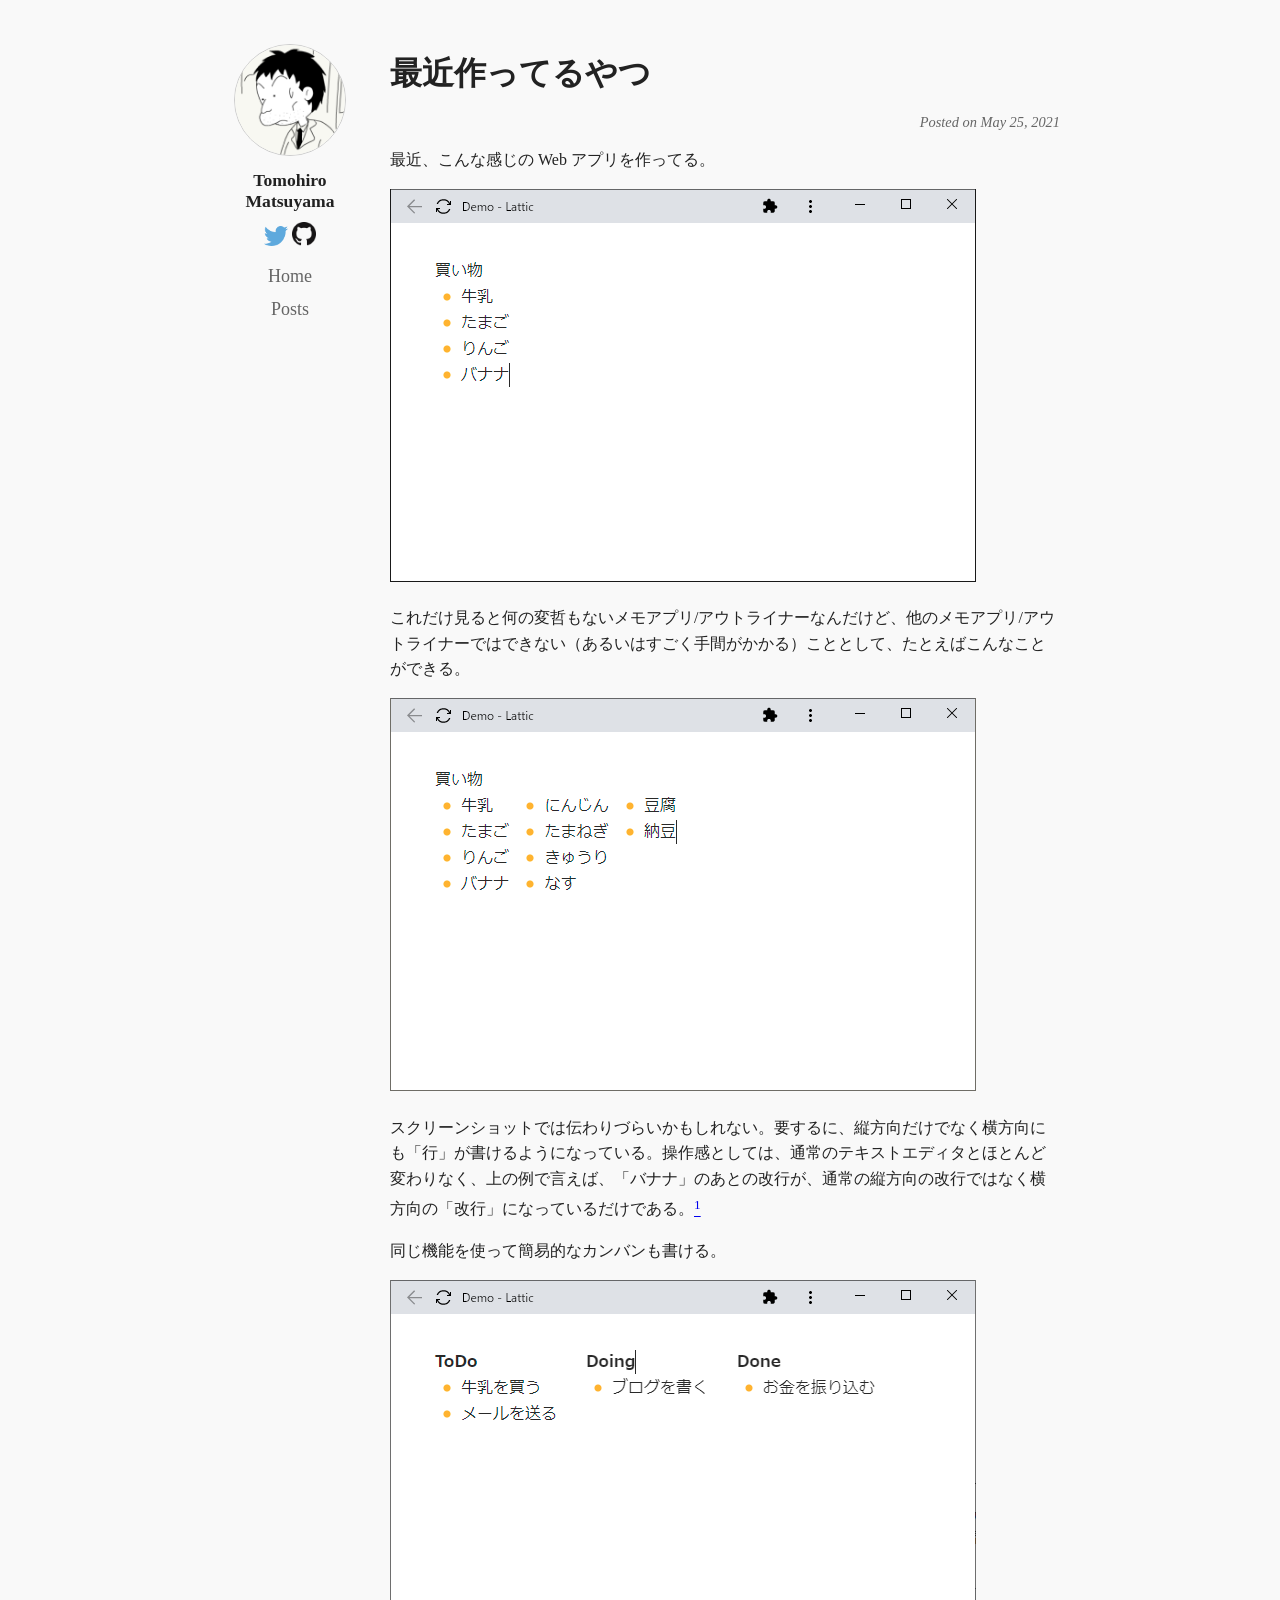
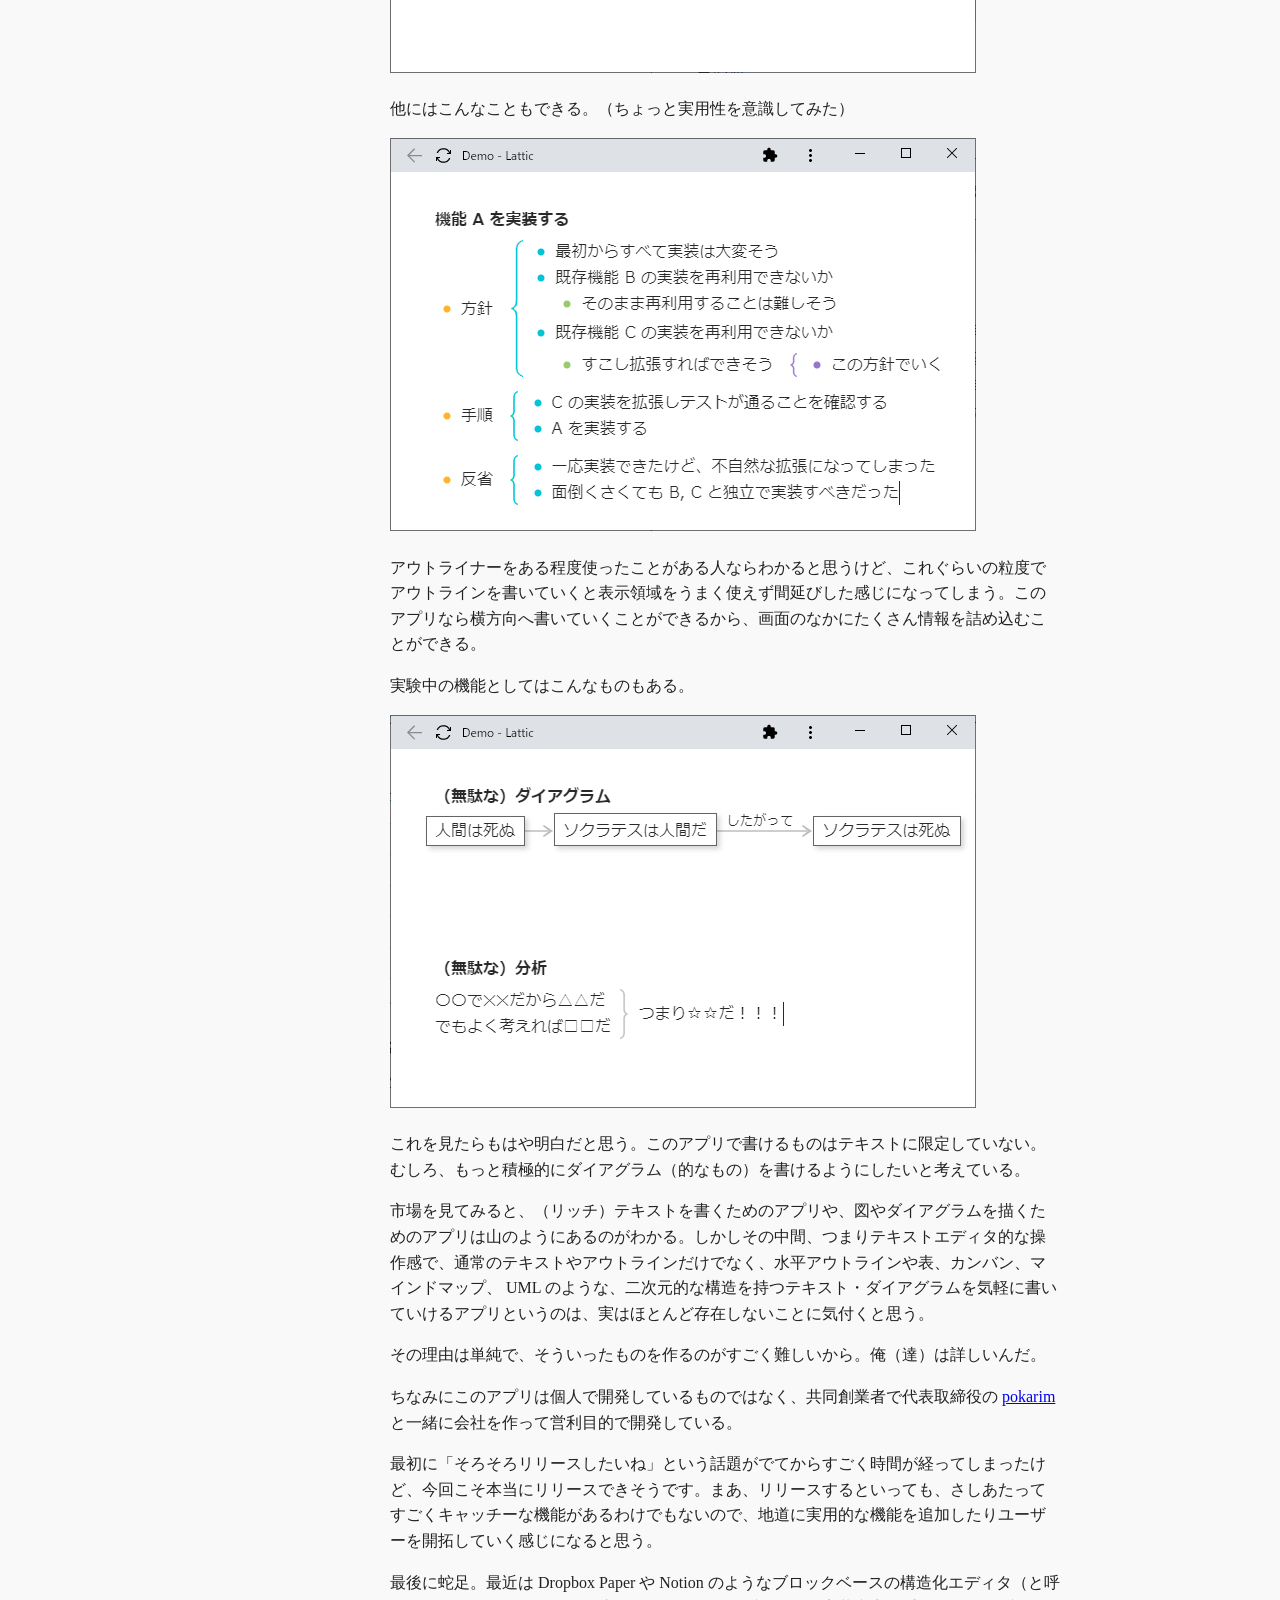
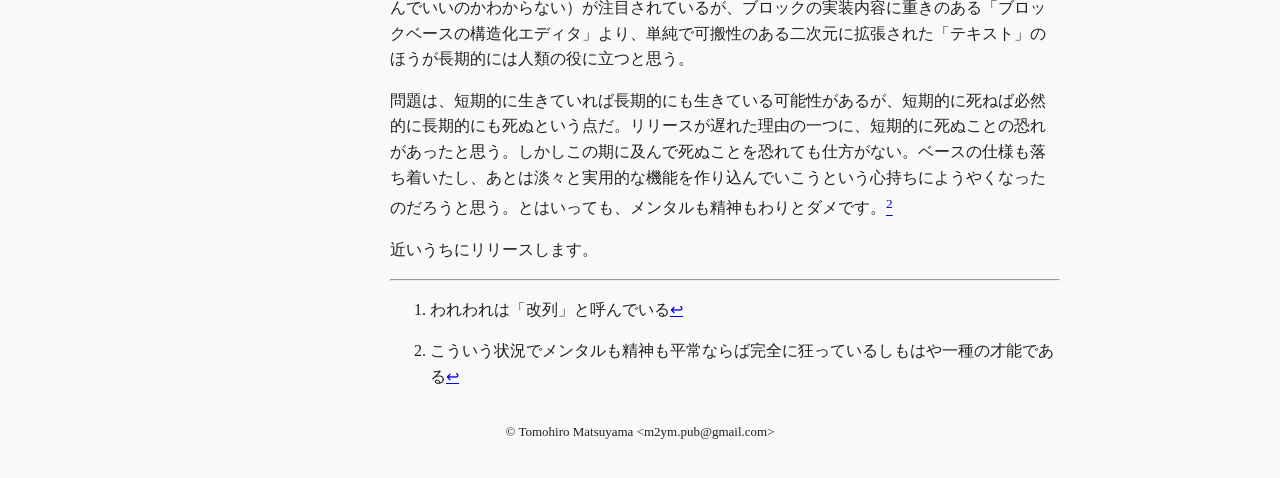
<file: posts/2021-05-25-what-im-working-on-now.html>
<!DOCTYPE html>
<html>
  <head>
    <meta http-equiv="Content-Type" content="text/html; charset=UTF-8" />
    <title>最近作ってるやつ - m2ymの雑記帳</title>
    <link rel="stylesheet" type="text/css" href="../css/default.css" />
    <link rel="alternate" type="application/rss+xml" href="http://cx4a.org/rss.xml" title="m2ymの雑記帳">
  </head>
  <body>
    <div id="main">
      <div id="header">
        <div id="profile">
          <!--<div id="logo"><a href="/">m2ymの雑記帳</a></div>-->
          <img class="profile-icon" src="../images/profile.png" class="profile-icon" />
          <div class="profile-name">Tomohiro Matsuyama</div>
          <div class="profile-links">
            <a href="https://twitter.com/m2ym"><img src="../images/twitter-logo.png" width="24" height="20"" /></a>
            <a href="https://github.com/m2ym"><img src="../images/github-logo.png" width="24" height="24" /></a>
          </div>
        </div>
        <div id="nav">
          <ul>
            <li><a href="../">Home</a></li>
            <li><a href="../posts.html">Posts</a></li>
          </ul>
        </div>
      </div>
      <div id="content">
        <h1>最近作ってるやつ</h1>
        <div class="info">
  Posted on May 25, 2021
  
</div>

<p>最近、こんな感じの Web アプリを作ってる。</p>
<p><img src="../images/2021-05-25-01.png" /></p>
<p>これだけ見ると何の変哲もないメモアプリ/アウトライナーなんだけど、他のメモアプリ/アウトライナーではできない（あるいはすごく手間がかかる）こととして、たとえばこんなことができる。</p>
<p><img src="../images/2021-05-25-02.png" /></p>
<p>スクリーンショットでは伝わりづらいかもしれない。要するに、縦方向だけでなく横方向にも「行」が書けるようになっている。操作感としては、通常のテキストエディタとほとんど変わりなく、上の例で言えば、「バナナ」のあとの改行が、通常の縦方向の改行ではなく横方向の「改行」になっているだけである。<a href="#fn1" class="footnote-ref" id="fnref1" role="doc-noteref"><sup>1</sup></a></p>
<p>同じ機能を使って簡易的なカンバンも書ける。</p>
<p><img src="../images/2021-05-25-03.png" /></p>
<p>他にはこんなこともできる。（ちょっと実用性を意識してみた）</p>
<p><img src="../images/2021-05-25-04.png" /></p>
<p>アウトライナーをある程度使ったことがある人ならわかると思うけど、これぐらいの粒度でアウトラインを書いていくと表示領域をうまく使えず間延びした感じになってしまう。このアプリなら横方向へ書いていくことができるから、画面のなかにたくさん情報を詰め込むことができる。</p>
<p>実験中の機能としてはこんなものもある。</p>
<p><img src="../images/2021-05-25-05.png" /></p>
<p>これを見たらもはや明白だと思う。このアプリで書けるものはテキストに限定していない。むしろ、もっと積極的にダイアグラム（的なもの）を書けるようにしたいと考えている。</p>
<p>市場を見てみると、（リッチ）テキストを書くためのアプリや、図やダイアグラムを描くためのアプリは山のようにあるのがわかる。しかしその中間、つまりテキストエディタ的な操作感で、通常のテキストやアウトラインだけでなく、水平アウトラインや表、カンバン、マインドマップ、 UML のような、二次元的な構造を持つテキスト・ダイアグラムを気軽に書いていけるアプリというのは、実はほとんど存在しないことに気付くと思う。</p>
<p>その理由は単純で、そういったものを作るのがすごく難しいから。俺（達）は詳しいんだ。</p>
<p>ちなみにこのアプリは個人で開発しているものではなく、共同創業者で代表取締役の <a href="https://twitter.com/pokarim">pokarim</a> と一緒に会社を作って営利目的で開発している。</p>
<p>最初に「そろそろリリースしたいね」という話題がでてからすごく時間が経ってしまったけど、今回こそ本当にリリースできそうです。まあ、リリースするといっても、さしあたってすごくキャッチーな機能があるわけでもないので、地道に実用的な機能を追加したりユーザーを開拓していく感じになると思う。</p>
<p>最後に蛇足。最近は Dropbox Paper や Notion のようなブロックベースの構造化エディタ（と呼んでいいのかわからない）が注目されているが、ブロックの実装内容に重きのある「ブロックベースの構造化エディタ」より、単純で可搬性のある二次元に拡張された「テキスト」のほうが長期的には人類の役に立つと思う。</p>
<p>問題は、短期的に生きていれば長期的にも生きている可能性があるが、短期的に死ねば必然的に長期的にも死ぬという点だ。リリースが遅れた理由の一つに、短期的に死ぬことの恐れがあったと思う。しかしこの期に及んで死ぬことを恐れても仕方がない。ベースの仕様も落ち着いたし、あとは淡々と実用的な機能を作り込んでいこうという心持ちにようやくなったのだろうと思う。とはいっても、メンタルも精神もわりとダメです。<a href="#fn2" class="footnote-ref" id="fnref2" role="doc-noteref"><sup>2</sup></a></p>
<p>近いうちにリリースします。</p>
<section class="footnotes" role="doc-endnotes">
<hr />
<ol>
<li id="fn1" role="doc-endnote"><p>われわれは「改列」と呼んでいる<a href="#fnref1" class="footnote-back" role="doc-backlink">↩︎</a></p></li>
<li id="fn2" role="doc-endnote"><p>こういう状況でメンタルも精神も平常ならば完全に狂っているしもはや一種の才能である<a href="#fnref2" class="footnote-back" role="doc-backlink">↩︎</a></p></li>
</ol>
</section>

      </div>
      <div id="footer">
        &copy; Tomohiro Matsuyama &lt;m2ym.pub@gmail.com&gt;
      </div>
    </div>
  </body>
</html>
</file>
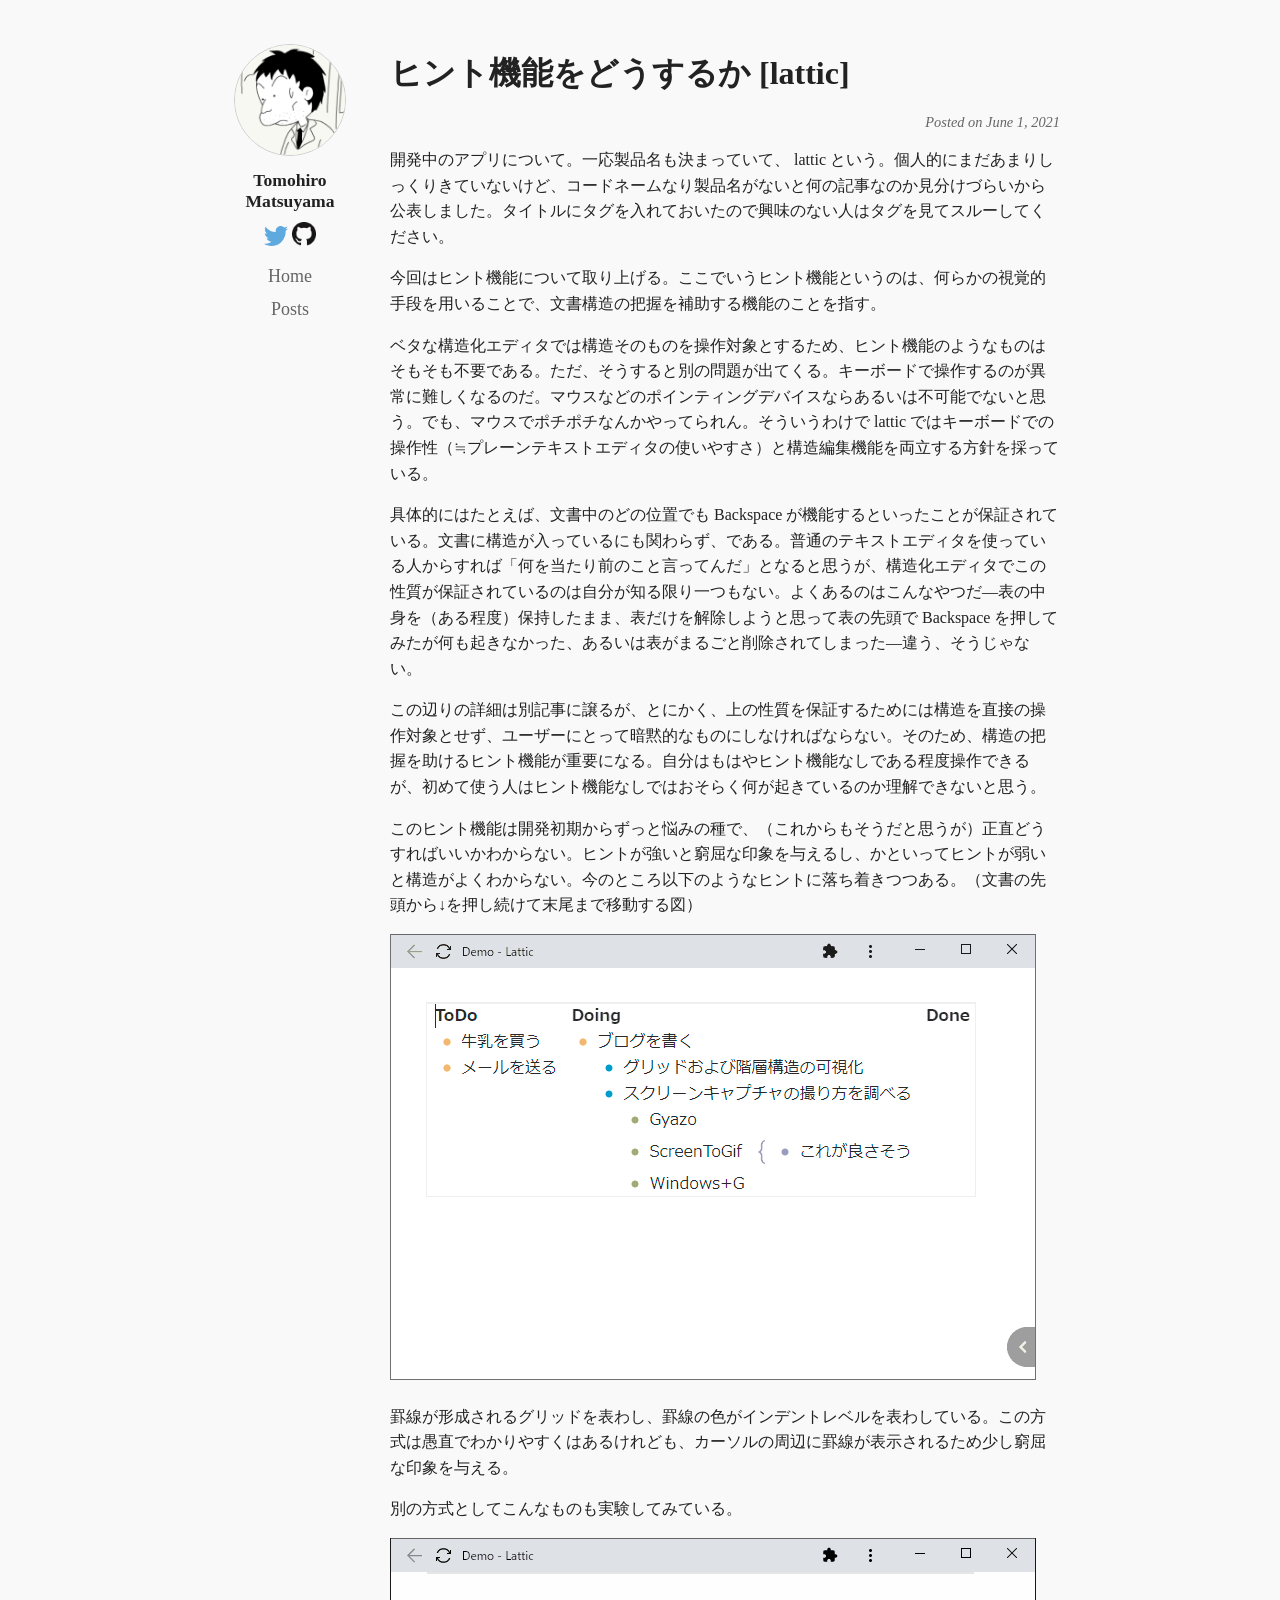
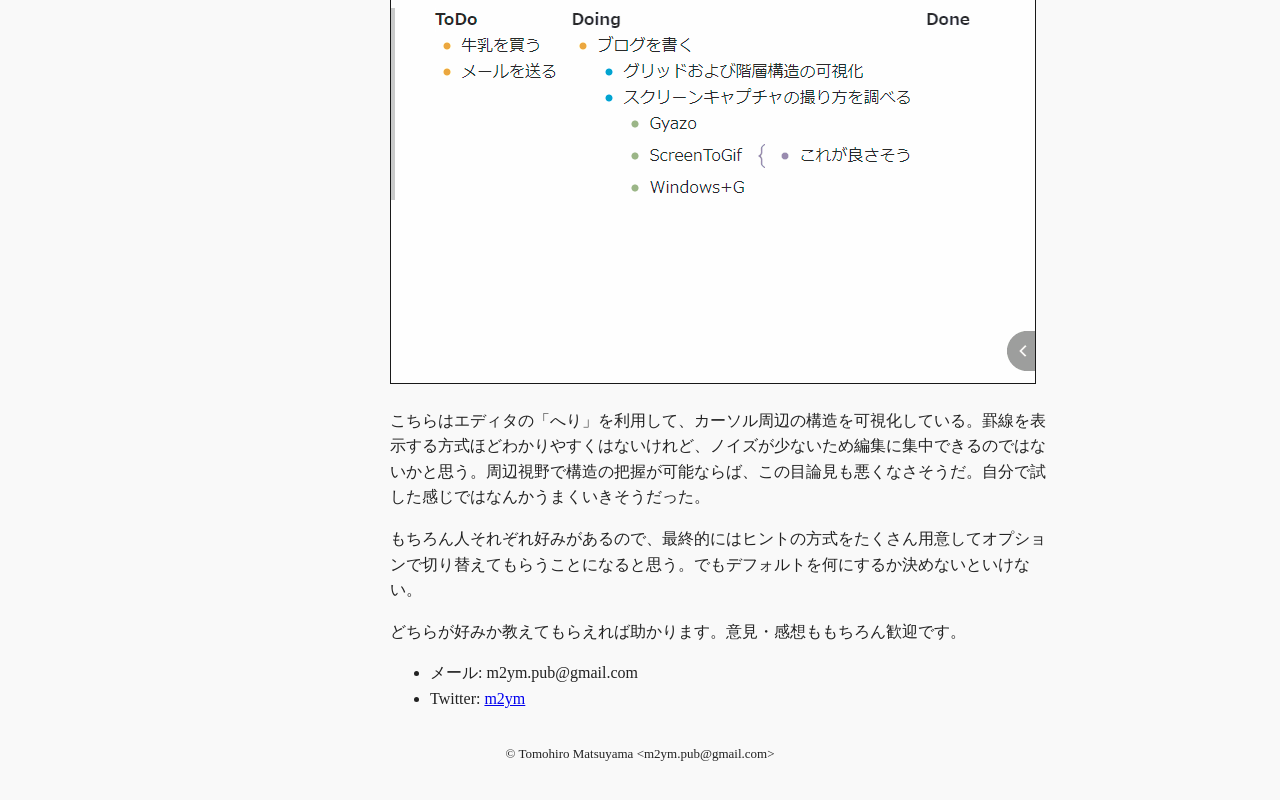
<file: posts/2021-06-01-lattic-hint.html>
<!DOCTYPE html>
<html>
  <head>
    <meta http-equiv="Content-Type" content="text/html; charset=UTF-8" />
    <title>ヒント機能をどうするか [lattic] - m2ymの雑記帳</title>
    <link rel="stylesheet" type="text/css" href="../css/default.css" />
    <link rel="alternate" type="application/rss+xml" href="http://cx4a.org/rss.xml" title="m2ymの雑記帳">
  </head>
  <body>
    <div id="main">
      <div id="header">
        <div id="profile">
          <!--<div id="logo"><a href="/">m2ymの雑記帳</a></div>-->
          <img class="profile-icon" src="../images/profile.png" class="profile-icon" />
          <div class="profile-name">Tomohiro Matsuyama</div>
          <div class="profile-links">
            <a href="https://twitter.com/m2ym"><img src="../images/twitter-logo.png" width="24" height="20"" /></a>
            <a href="https://github.com/m2ym"><img src="../images/github-logo.png" width="24" height="24" /></a>
          </div>
        </div>
        <div id="nav">
          <ul>
            <li><a href="../">Home</a></li>
            <li><a href="../posts.html">Posts</a></li>
          </ul>
        </div>
      </div>
      <div id="content">
        <h1>ヒント機能をどうするか [lattic]</h1>
        <div class="info">
  Posted on June  1, 2021
  
</div>

<p>開発中のアプリについて。一応製品名も決まっていて、 lattic という。個人的にまだあまりしっくりきていないけど、コードネームなり製品名がないと何の記事なのか見分けづらいから公表しました。タイトルにタグを入れておいたので興味のない人はタグを見てスルーしてください。</p>
<p>今回はヒント機能について取り上げる。ここでいうヒント機能というのは、何らかの視覚的手段を用いることで、文書構造の把握を補助する機能のことを指す。</p>
<p>ベタな構造化エディタでは構造そのものを操作対象とするため、ヒント機能のようなものはそもそも不要である。ただ、そうすると別の問題が出てくる。キーボードで操作するのが異常に難しくなるのだ。マウスなどのポインティングデバイスならあるいは不可能でないと思う。でも、マウスでポチポチなんかやってられん。そういうわけで lattic ではキーボードでの操作性（≒プレーンテキストエディタの使いやすさ）と構造編集機能を両立する方針を採っている。</p>
<p>具体的にはたとえば、文書中のどの位置でも Backspace が機能するといったことが保証されている。文書に構造が入っているにも関わらず、である。普通のテキストエディタを使っている人からすれば「何を当たり前のこと言ってんだ」となると思うが、構造化エディタでこの性質が保証されているのは自分が知る限り一つもない。よくあるのはこんなやつだ―表の中身を（ある程度）保持したまま、表だけを解除しようと思って表の先頭で Backspace を押してみたが何も起きなかった、あるいは表がまるごと削除されてしまった―違う、そうじゃない。</p>
<p>この辺りの詳細は別記事に譲るが、とにかく、上の性質を保証するためには構造を直接の操作対象とせず、ユーザーにとって暗黙的なものにしなければならない。そのため、構造の把握を助けるヒント機能が重要になる。自分はもはやヒント機能なしである程度操作できるが、初めて使う人はヒント機能なしではおそらく何が起きているのか理解できないと思う。</p>
<p>このヒント機能は開発初期からずっと悩みの種で、（これからもそうだと思うが）正直どうすればいいかわからない。ヒントが強いと窮屈な印象を与えるし、かといってヒントが弱いと構造がよくわからない。今のところ以下のようなヒントに落ち着きつつある。（文書の先頭から↓を押し続けて末尾まで移動する図）</p>
<p><img src="../images/2021-06-01-01.gif" /></p>
<p>罫線が形成されるグリッドを表わし、罫線の色がインデントレベルを表わしている。この方式は愚直でわかりやすくはあるけれども、カーソルの周辺に罫線が表示されるため少し窮屈な印象を与える。</p>
<p>別の方式としてこんなものも実験してみている。</p>
<p><img src="../images/2021-06-01-02.gif" /></p>
<p>こちらはエディタの「へり」を利用して、カーソル周辺の構造を可視化している。罫線を表示する方式ほどわかりやすくはないけれど、ノイズが少ないため編集に集中できるのではないかと思う。周辺視野で構造の把握が可能ならば、この目論見も悪くなさそうだ。自分で試した感じではなんかうまくいきそうだった。</p>
<p>もちろん人それぞれ好みがあるので、最終的にはヒントの方式をたくさん用意してオプションで切り替えてもらうことになると思う。でもデフォルトを何にするか決めないといけない。</p>
<p>どちらが好みか教えてもらえれば助かります。意見・感想ももちろん歓迎です。</p>
<ul>
<li>メール: m2ym.pub@gmail.com</li>
<li>Twitter: <a href="https://twitter.com/m2ym">m2ym</a></li>
</ul>

      </div>
      <div id="footer">
        &copy; Tomohiro Matsuyama &lt;m2ym.pub@gmail.com&gt;
      </div>
    </div>
  </body>
</html>
</file>
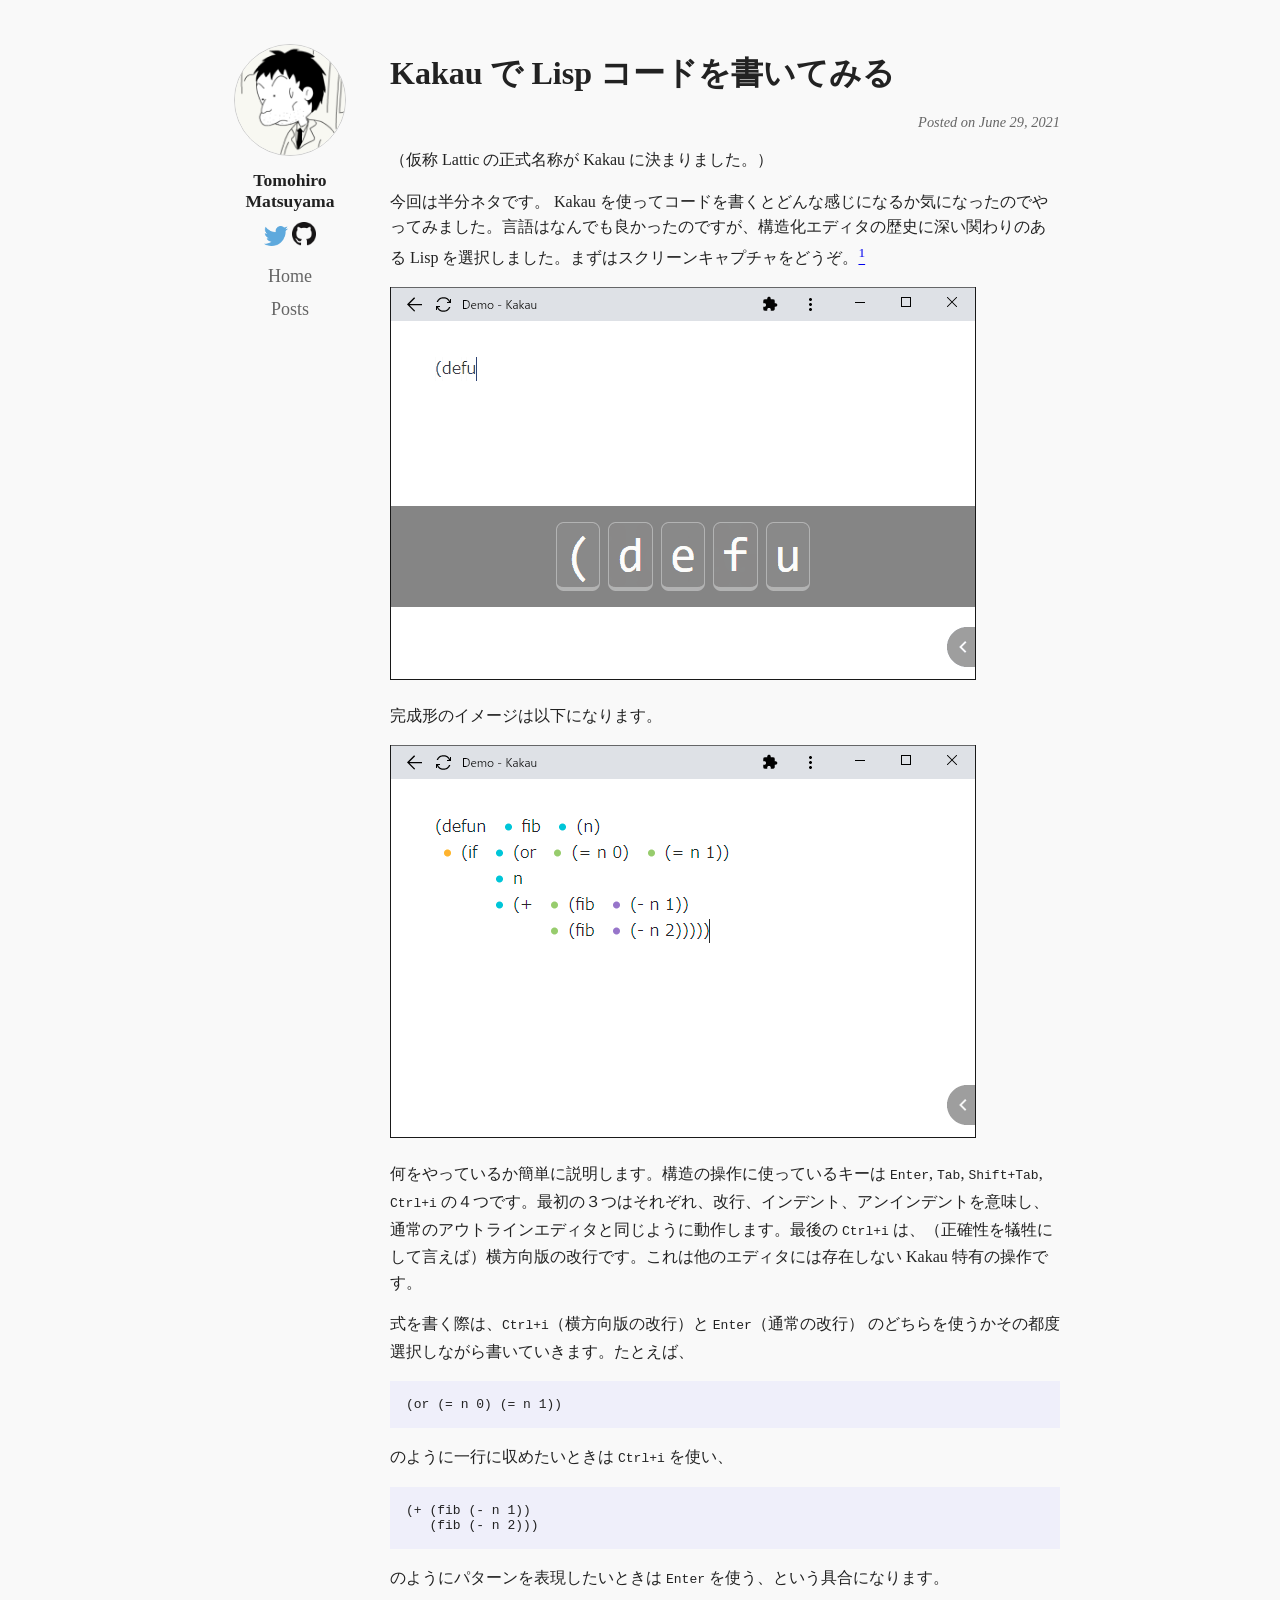
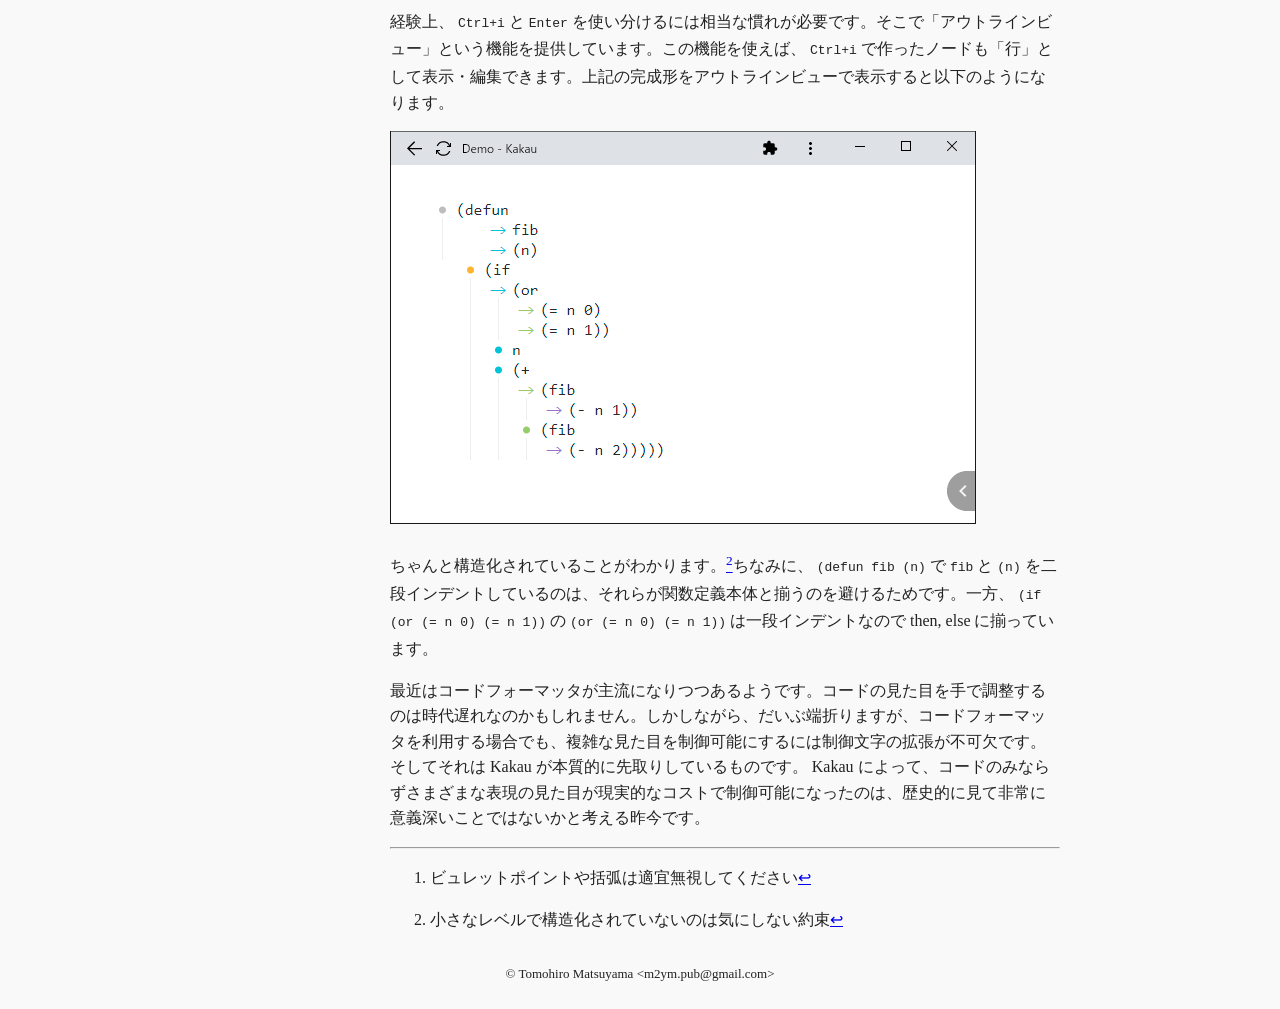
<file: posts/2021-06-29-writing-lisp-code-in-kakau.html>
<!DOCTYPE html>
<html>
  <head>
    <meta http-equiv="Content-Type" content="text/html; charset=UTF-8" />
    <title>Kakau で Lisp コードを書いてみる - m2ymの雑記帳</title>
    <link rel="stylesheet" type="text/css" href="../css/default.css" />
    <link rel="alternate" type="application/rss+xml" href="http://cx4a.org/rss.xml" title="m2ymの雑記帳">
  </head>
  <body>
    <div id="main">
      <div id="header">
        <div id="profile">
          <!--<div id="logo"><a href="/">m2ymの雑記帳</a></div>-->
          <img class="profile-icon" src="../images/profile.png" class="profile-icon" />
          <div class="profile-name">Tomohiro Matsuyama</div>
          <div class="profile-links">
            <a href="https://twitter.com/m2ym"><img src="../images/twitter-logo.png" width="24" height="20"" /></a>
            <a href="https://github.com/m2ym"><img src="../images/github-logo.png" width="24" height="24" /></a>
          </div>
        </div>
        <div id="nav">
          <ul>
            <li><a href="../">Home</a></li>
            <li><a href="../posts.html">Posts</a></li>
          </ul>
        </div>
      </div>
      <div id="content">
        <h1>Kakau で Lisp コードを書いてみる</h1>
        <div class="info">
  Posted on June 29, 2021
  
</div>

<p>（仮称 Lattic の正式名称が Kakau に決まりました。）</p>
<p>今回は半分ネタです。 Kakau を使ってコードを書くとどんな感じになるか気になったのでやってみました。言語はなんでも良かったのですが、構造化エディタの歴史に深い関わりのある Lisp を選択しました。まずはスクリーンキャプチャをどうぞ。<a href="#fn1" class="footnote-ref" id="fnref1" role="doc-noteref"><sup>1</sup></a></p>
<p><img src="../images/2021-06-29-01.gif" /></p>
<p>完成形のイメージは以下になります。</p>
<p><img src="../images/2021-06-29-02.png" /></p>
<p>何をやっているか簡単に説明します。構造の操作に使っているキーは <code>Enter</code>, <code>Tab</code>, <code>Shift+Tab</code>, <code>Ctrl+i</code> の４つです。最初の３つはそれぞれ、改行、インデント、アンインデントを意味し、通常のアウトラインエディタと同じように動作します。最後の <code>Ctrl+i</code> は、（正確性を犠牲にして言えば）横方向版の改行です。これは他のエディタには存在しない Kakau 特有の操作です。</p>
<p>式を書く際は、<code>Ctrl+i</code>（横方向版の改行）と <code>Enter</code>（通常の改行） のどちらを使うかその都度選択しながら書いていきます。たとえば、</p>
<div class="sourceCode" id="cb1"><pre class="sourceCode lisp"><code class="sourceCode commonlisp"><span id="cb1-1"><a href="#cb1-1" aria-hidden="true"></a>(<span class="kw">or</span> (<span class="op">=</span> n <span class="dv">0</span>) (<span class="op">=</span> n <span class="dv">1</span>))</span></code></pre></div>
<p>のように一行に収めたいときは <code>Ctrl+i</code> を使い、</p>
<div class="sourceCode" id="cb2"><pre class="sourceCode lisp"><code class="sourceCode commonlisp"><span id="cb2-1"><a href="#cb2-1" aria-hidden="true"></a>(<span class="op">+</span> (fib (<span class="op">-</span> n <span class="dv">1</span>))</span>
<span id="cb2-2"><a href="#cb2-2" aria-hidden="true"></a>   (fib (<span class="op">-</span> n <span class="dv">2</span>)))</span></code></pre></div>
<p>のようにパターンを表現したいときは <code>Enter</code> を使う、という具合になります。</p>
<p>経験上、 <code>Ctrl+i</code> と <code>Enter</code> を使い分けるには相当な慣れが必要です。そこで「アウトラインビュー」という機能を提供しています。この機能を使えば、 <code>Ctrl+i</code> で作ったノードも「行」として表示・編集できます。上記の完成形をアウトラインビューで表示すると以下のようになります。</p>
<p><img src="../images/2021-06-29-03.png" /></p>
<p>ちゃんと構造化されていることがわかります。<a href="#fn2" class="footnote-ref" id="fnref2" role="doc-noteref"><sup>2</sup></a>ちなみに、 <code>(defun fib (n)</code> で <code>fib</code> と <code>(n)</code> を二段インデントしているのは、それらが関数定義本体と揃うのを避けるためです。一方、 <code>(if (or (= n 0) (= n 1))</code> の <code>(or (= n 0) (= n 1))</code> は一段インデントなので then, else に揃っています。</p>
<p>最近はコードフォーマッタが主流になりつつあるようです。コードの見た目を手で調整するのは時代遅れなのかもしれません。しかしながら、だいぶ端折りますが、コードフォーマッタを利用する場合でも、複雑な見た目を制御可能にするには制御文字の拡張が不可欠です。そしてそれは Kakau が本質的に先取りしているものです。 Kakau によって、コードのみならずさまざまな表現の見た目が現実的なコストで制御可能になったのは、歴史的に見て非常に意義深いことではないかと考える昨今です。</p>
<section class="footnotes" role="doc-endnotes">
<hr />
<ol>
<li id="fn1" role="doc-endnote"><p>ビュレットポイントや括弧は適宜無視してください<a href="#fnref1" class="footnote-back" role="doc-backlink">↩︎</a></p></li>
<li id="fn2" role="doc-endnote"><p>小さなレベルで構造化されていないのは気にしない約束<a href="#fnref2" class="footnote-back" role="doc-backlink">↩︎</a></p></li>
</ol>
</section>

      </div>
      <div id="footer">
        &copy; Tomohiro Matsuyama &lt;m2ym.pub@gmail.com&gt;
      </div>
    </div>
  </body>
</html>
</file>
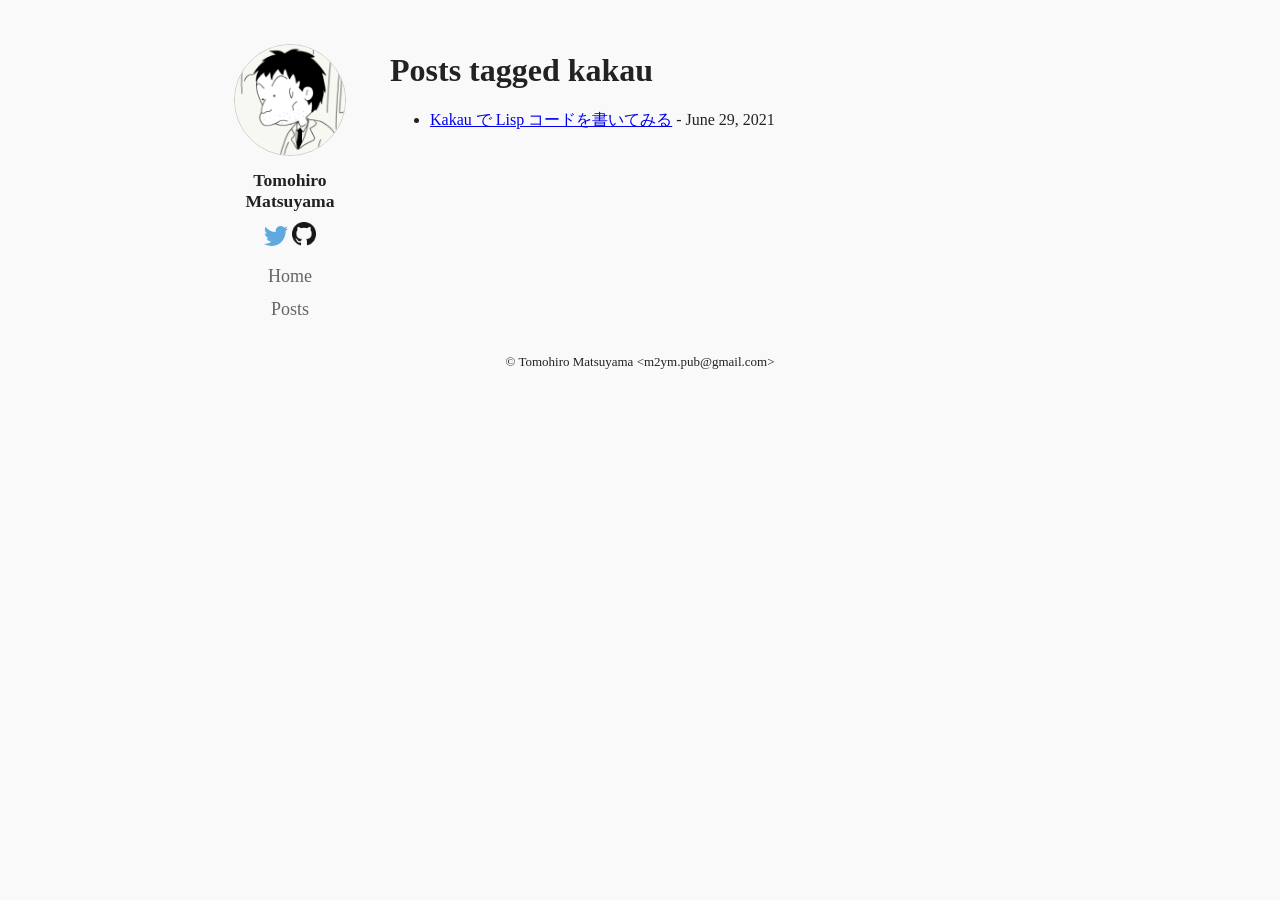
<file: tags/kakau.html>
<!DOCTYPE html>
<html>
  <head>
    <meta http-equiv="Content-Type" content="text/html; charset=UTF-8" />
    <title>Posts tagged kakau - m2ymの雑記帳</title>
    <link rel="stylesheet" type="text/css" href="../css/default.css" />
    <link rel="alternate" type="application/rss+xml" href="http://cx4a.org/rss.xml" title="m2ymの雑記帳">
  </head>
  <body>
    <div id="main">
      <div id="header">
        <div id="profile">
          <!--<div id="logo"><a href="/">m2ymの雑記帳</a></div>-->
          <img class="profile-icon" src="../images/profile.png" class="profile-icon" />
          <div class="profile-name">Tomohiro Matsuyama</div>
          <div class="profile-links">
            <a href="https://twitter.com/m2ym"><img src="../images/twitter-logo.png" width="24" height="20"" /></a>
            <a href="https://github.com/m2ym"><img src="../images/github-logo.png" width="24" height="24" /></a>
          </div>
        </div>
        <div id="nav">
          <ul>
            <li><a href="../">Home</a></li>
            <li><a href="../posts.html">Posts</a></li>
          </ul>
        </div>
      </div>
      <div id="content">
        <h1>Posts tagged kakau</h1>
        <ul>
  
  <li>
    <a href="../posts/2021-06-29-writing-lisp-code-in-kakau.html">Kakau で Lisp コードを書いてみる</a> - June 29, 2021
  </li>
  
</ul>


      </div>
      <div id="footer">
        &copy; Tomohiro Matsuyama &lt;m2ym.pub@gmail.com&gt;
      </div>
    </div>
  </body>
</html>
</file>
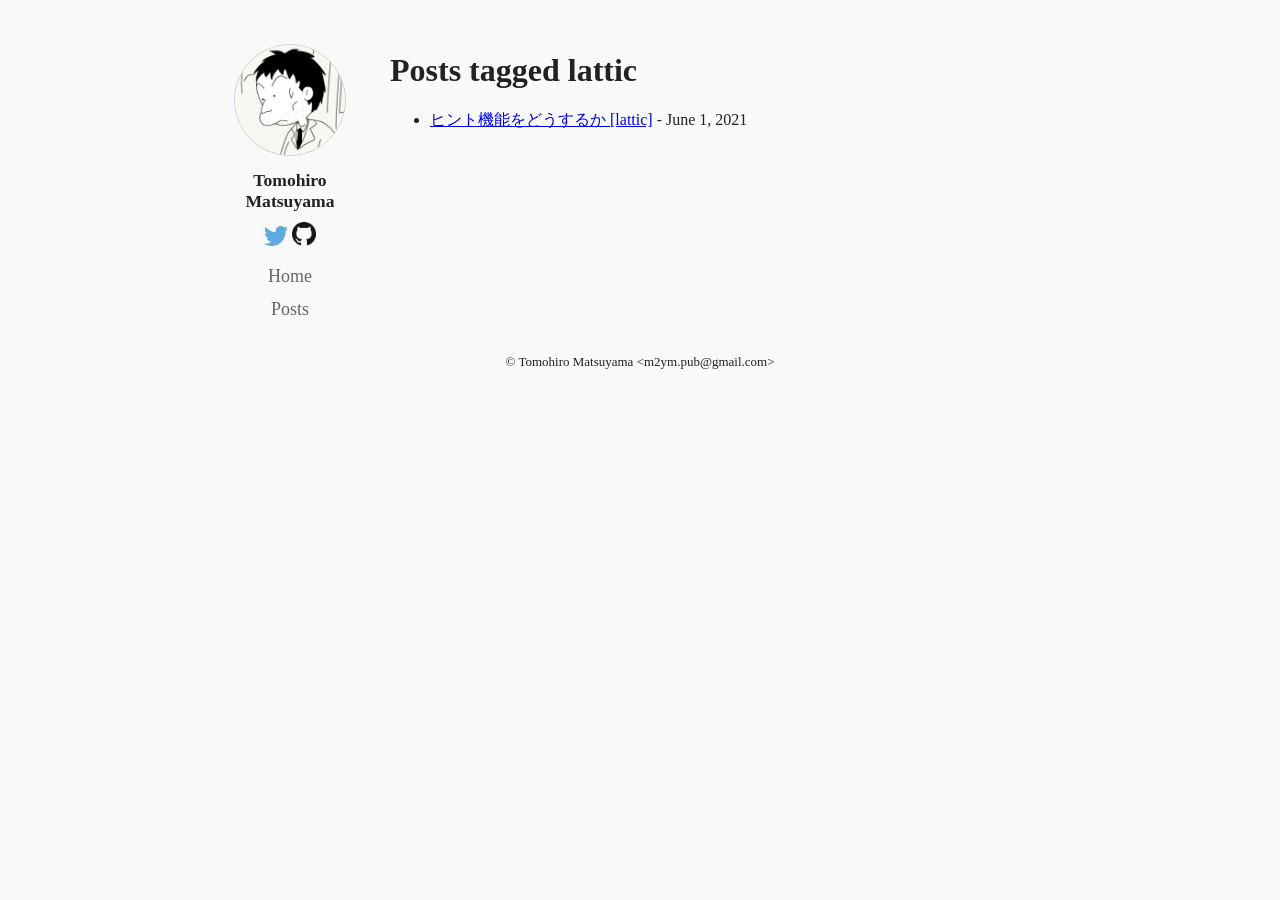
<file: tags/lattic.html>
<!DOCTYPE html>
<html>
  <head>
    <meta http-equiv="Content-Type" content="text/html; charset=UTF-8" />
    <title>Posts tagged lattic - m2ymの雑記帳</title>
    <link rel="stylesheet" type="text/css" href="../css/default.css" />
    <link rel="alternate" type="application/rss+xml" href="http://cx4a.org/rss.xml" title="m2ymの雑記帳">
  </head>
  <body>
    <div id="main">
      <div id="header">
        <div id="profile">
          <!--<div id="logo"><a href="/">m2ymの雑記帳</a></div>-->
          <img class="profile-icon" src="../images/profile.png" class="profile-icon" />
          <div class="profile-name">Tomohiro Matsuyama</div>
          <div class="profile-links">
            <a href="https://twitter.com/m2ym"><img src="../images/twitter-logo.png" width="24" height="20"" /></a>
            <a href="https://github.com/m2ym"><img src="../images/github-logo.png" width="24" height="24" /></a>
          </div>
        </div>
        <div id="nav">
          <ul>
            <li><a href="../">Home</a></li>
            <li><a href="../posts.html">Posts</a></li>
          </ul>
        </div>
      </div>
      <div id="content">
        <h1>Posts tagged lattic</h1>
        <ul>
  
  <li>
    <a href="../posts/2021-06-01-lattic-hint.html">ヒント機能をどうするか [lattic]</a> - June  1, 2021
  </li>
  
</ul>


      </div>
      <div id="footer">
        &copy; Tomohiro Matsuyama &lt;m2ym.pub@gmail.com&gt;
      </div>
    </div>
  </body>
</html>
</file>
<file: css/default.css>
body{color:#222;background-color:#f9f9f9;padding:0;margin:0}#main{margin:20px auto;width:860px}#header{float:left;margin:24px 20px 0 0;width:160px;text-align:center}#profile{text-align:center}.profile-icon{width:110px;height:110px;border:1px solid #ccc;border-radius:50%}.profile-name{font-size:1.1rem;font-weight:bold;font-family:serif;margin:10px 0}#logo{margin:24px 0 12px 0}#logo>a{color:black;font-size:large;font-weight:bold;text-decoration:none}#nav>ul{padding:0;list-style:none}#nav li{margin:12px 0}#nav a{color:#666;font-size:large;text-decoration:none}#nav a:hover{color:black}#content{float:left;width:670px}#content p,#content li{line-height:1.6rem}#content>h1{margin:32px 0 18px 0}#content>.info{color:#666;font-size:90%;font-style:italic;text-align:right}#footer{font-size:small;padding:18px 0;clear:both;text-align:center}pre{background-color:#efeffa;padding:1rem;overflow-x:auto}table.sourceCode,tr.sourceCode,td.lineNumbers,td.sourceCode{margin:0;padding:0;vertical-align:baseline;border:none}table.sourceCode{width:100%;line-height:100%}td.lineNumbers{text-align:right;padding-right:4px;padding-left:4px;color:#aaaaaa;border-right:1px solid #aaaaaa}td.sourceCode{padding-left:5px}code>span.kw{color:#007020;font-weight:bold}code>span.dt{color:#902000}code>span.dv{color:#40a070}code>span.bn{color:#40a070}code>span.fl{color:#40a070}code>span.ch{color:#4070a0}code>span.st{color:#4070a0}code>span.co{color:#60a0b0;font-style:italic}code>span.ot{color:#007020}code>span.al{color:#ff0000;font-weight:bold}code>span.fu{color:#06287e}code>span.er{color:#ff0000;font-weight:bold}
</file>
